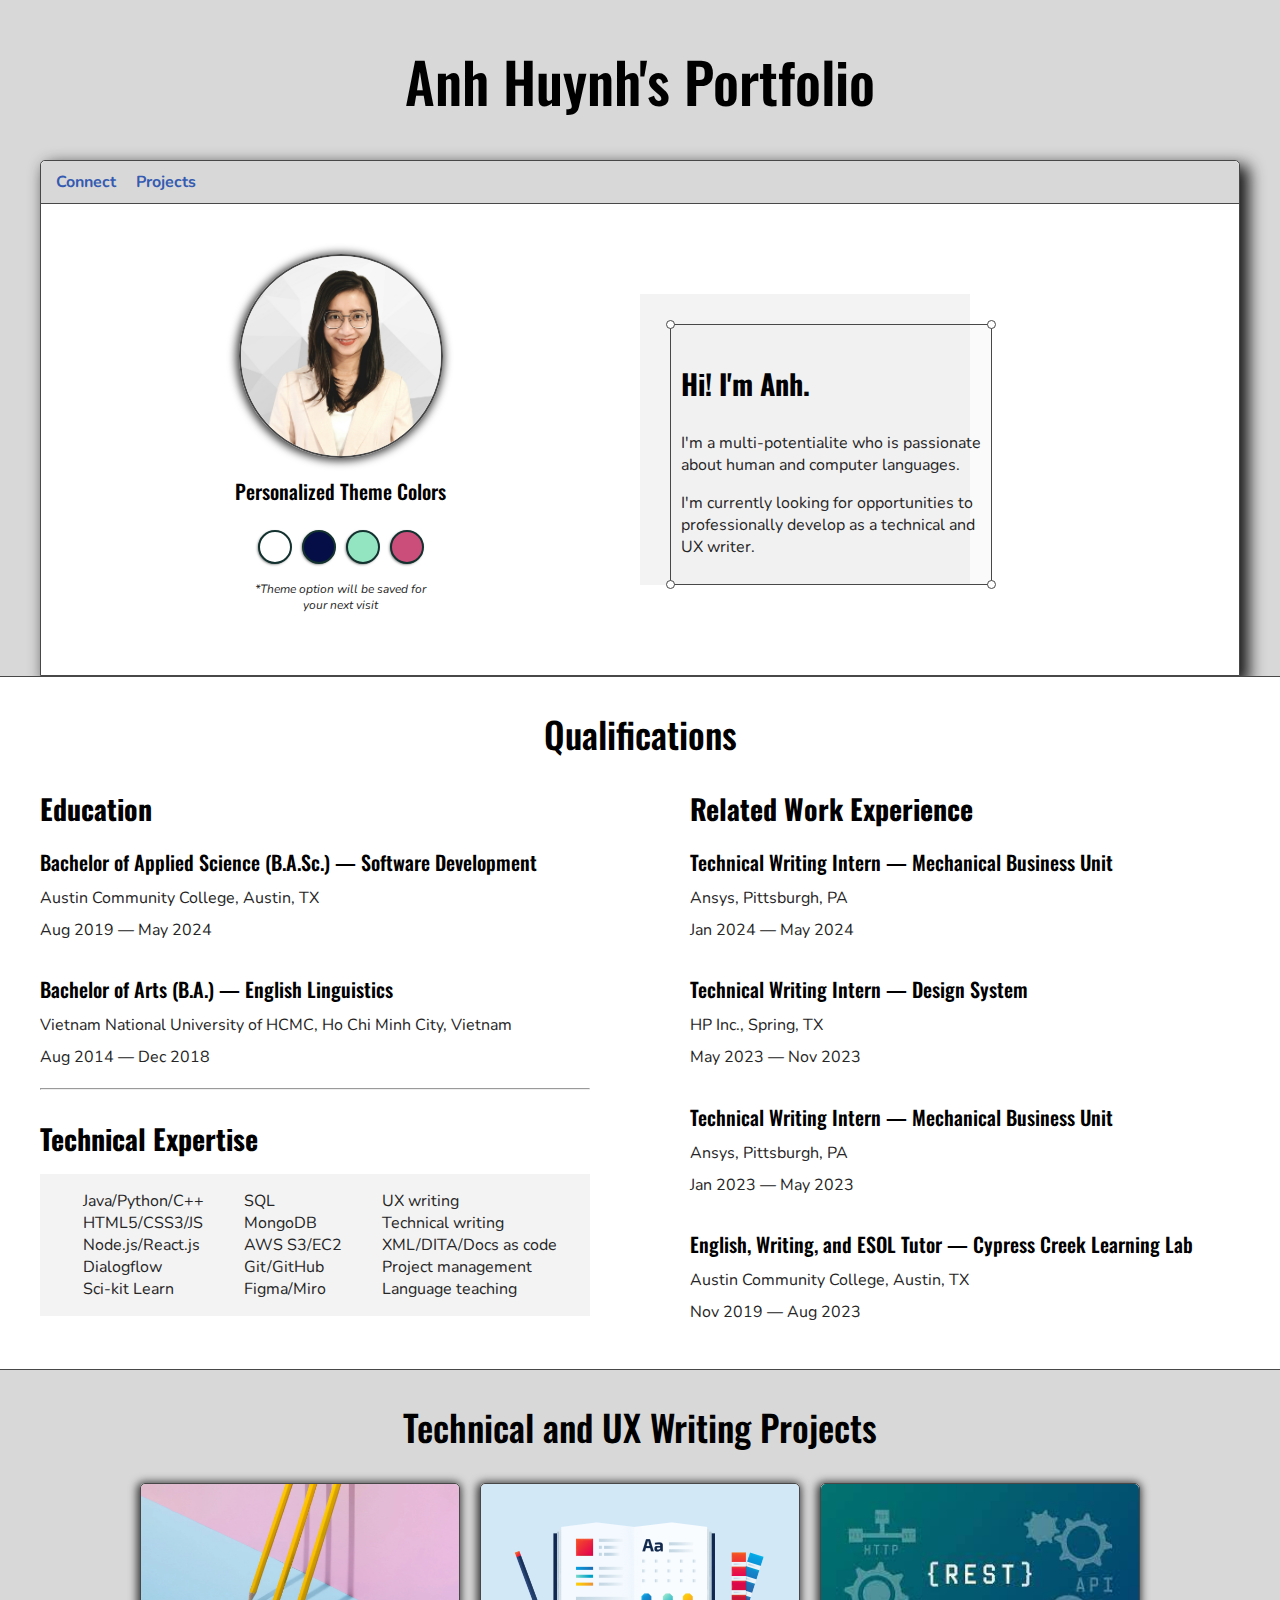
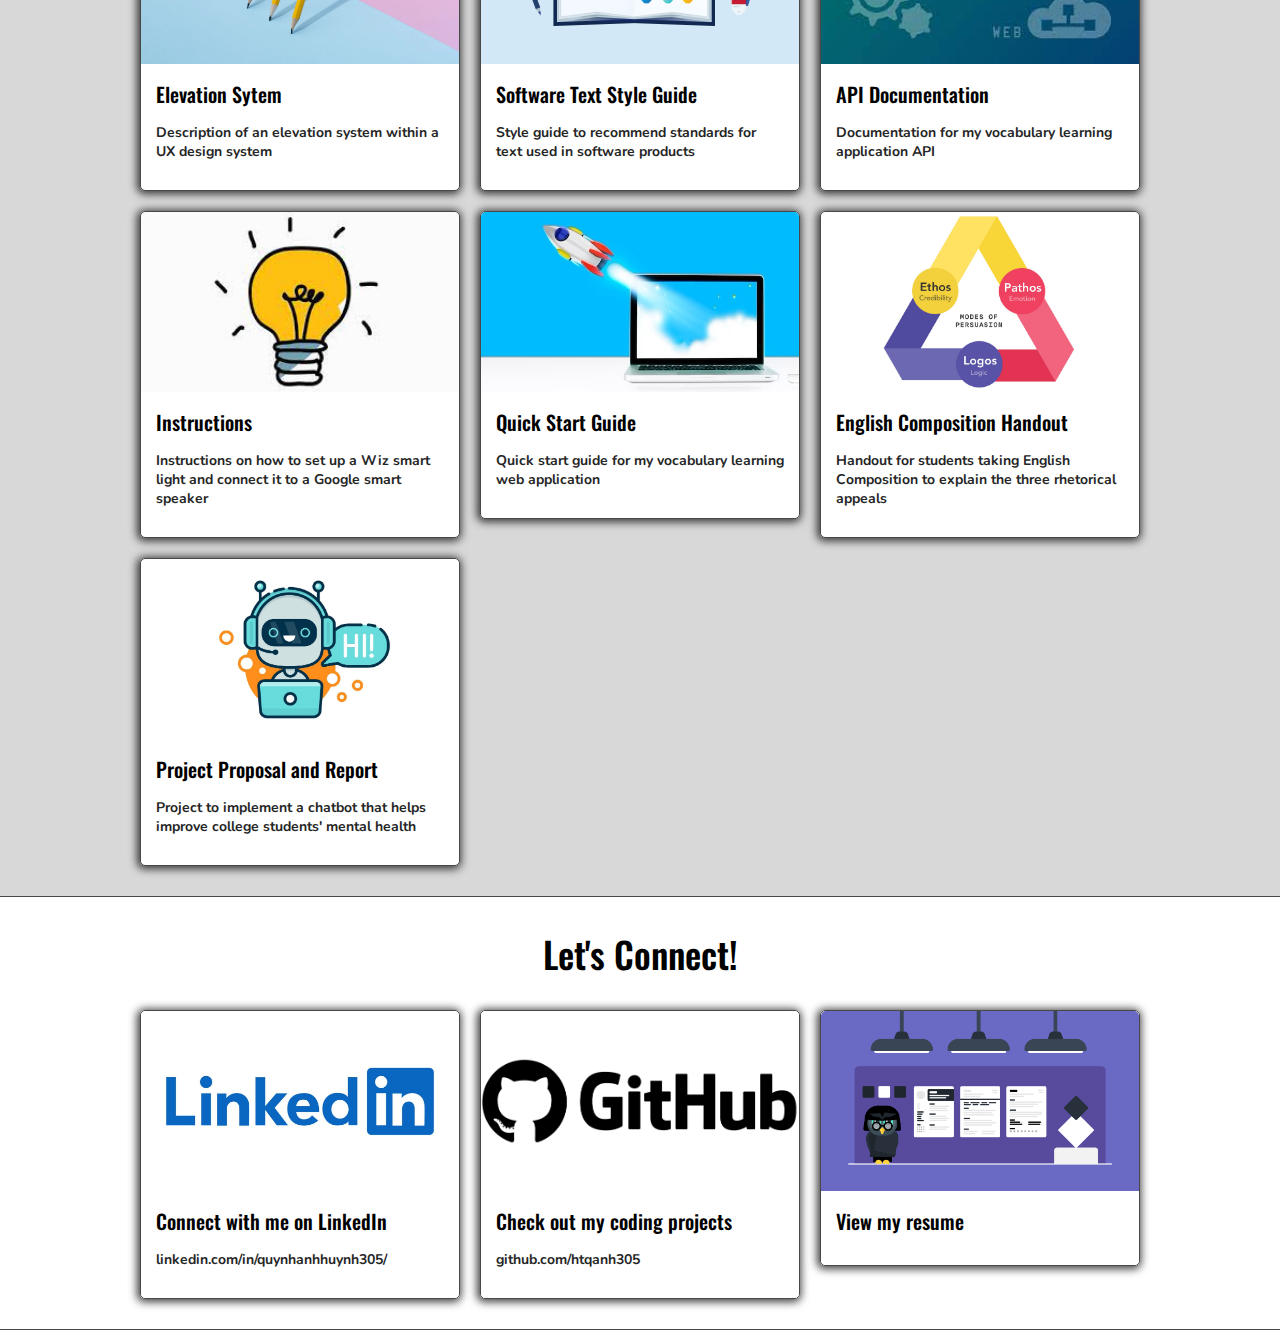
<file: index.html>
<!DOCTYPE html>
<html>
    <head>
        <title>Anh Huynh</title>

        <meta name="viewport" content="width=device-width,
        initial-scale=1, maximum-scale=1, minimum-scale=1" />

        <link href="https://fonts.googleapis.com/css2?family=Oswald&display=swap" 
        rel="stylesheet">

        <link href="https://fonts.googleapis.com/css2?family=Nunito:wght@300&display=swap" 
        rel="stylesheet">

        <link rel="stylesheet" type="text/css" href="default.css">

        <link id="theme-style" rel="stylesheet" type="text/css" href="">


    </head>
    <body>

        <section class="s1">
            <div class="main-container">
                <div class="greeting-wrapper">
                    <h1>Anh Huynh's Portfolio</h1>
                </div>
                

                <div class="intro-wrapper">
                    <div class="nav-wrapper">
                        <!--  
                        <div class="dots-wrapper">
                            <div id="dot1" class="browser-dot"></div>
                            <div id="dot2" class="browser-dot"></div>
                            <div id="dot3" class="browser-dot"></div>
                        </div>         -->
                        
                        <ul id="navigation">
                            <li><a href="#contact-form">Connect</a><li>
                            <li><a href="#projects">Projects</a></li>
                        </ul> 
                    </div>

                    <div class="left-column">
                        <img id="profile_pic" src="images/QuynhAnh.jpg" >
                        
                        <h5 style="text-align: center; line-height: 0">Personalized Theme Colors</h5>
                        
                        <div id="theme-options-wrapper">
                            <div data-mode="light" id="light-mode" class="theme-dot"></div>
                            <div data-mode="blue" id="blue-mode" class="theme-dot"></div>
                            <div data-mode="green" id="green-mode" class="theme-dot"></div>
                            <div data-mode="purple" id="purple-mode" class="theme-dot"></div>

                        </div>

                        <p  id="setting-note">*Theme option will be saved for<br>your next visit</p>
                    </div>

                    <div class="right-column">

                        <div id="preview-shadow">
                            <div id="preview">
                                <div id="corner-tl" class="corner"></div>
                                <div id="corner-tr" class="corner"></div>

                                <h3>Hi! I'm Anh.</h3>
                                <p>I'm a multi-potentialite who is passionate about human and computer languages.</p>
                                <p>I'm currently looking for opportunities to professionally develop as a technical and UX writer. </p>

                                <div id="corner-bl" class="corner"></div>
                                <div id="corner-br" class="corner"></div>
                            </div>
                        </div>
                    </div>
                </div>
            </div>

        </section>

        <section class="s2">
            <div class="main-container">
                <h2 style="margin-bottom: -30px; text-align: center;">Qualifications</h2>
                <div class="about-wrapper">
                    <div class="about-me">
                        <div class = "edu-exp">
                            <h3 style="margin-bottom: -15px;">Education</h3>
                            <h5 style="margin-bottom: -6px;">Bachelor of Applied Science (B.A.Sc.) &mdash; Software Development</h5>
                            <p style="margin-bottom: -6px;"> Austin Community College, Austin, TX</p>
                            <p> Aug 2019 &mdash; May 2024</p>
                            <h5 style="margin-bottom: -6px;">Bachelor of Arts (B.A.) &mdash; English Linguistics</h5>
                            <p style="margin-bottom: -6px;"> Vietnam National University of HCMC, Ho Chi Minh City, Vietnam</p>
                            <p style="margin-bottom: 20px;"> Aug 2014 &mdash; Dec 2018</p>
                        </div>
                                            
                        <hr>

                        
                        <h3 style="margin-bottom: 15px;">Technical Expertise</h3>
                            
                        <div id="skills" style="margin-bottom: -80px;">
                            <ul style="margin-left: -30px;">
                                <li>Java/Python/C++</li>
                                <li>HTML5/CSS3/JS</li>
                                <li>Node.js/React.js</li>
                                <li>Dialogflow</li>
                                <li>Sci-kit Learn</li>
                            </ul>    
                            <ul>
                                <li>SQL</li>
                                <li>MongoDB</li>
                                <li>AWS S3/EC2</li>                                
                                <li>Git/GitHub</li>
                                <li>Figma/Miro</li>
                                
                            </ul>    
                            <ul>
                                <li>UX writing</li>
                                <li>Technical writing</li>
                                <li>XML/DITA/Docs as code</li>  
                                <li>Project management</li>                                
                                <li>Language teaching</li>                                                                                        
                            </ul>        
                        </div>       
                             

                   </div>

                    <div class="social-links">     
                        <div class = "edu-exp">
                            <h3 style="margin-bottom: -15px;">Related Work Experience</h3>

                            <h5 style="margin-bottom: -6px;">Technical Writing Intern &mdash; Mechanical Business Unit</h5>
                            <p style="margin-bottom: -6px;">Ansys, Pittsburgh, PA</p>
                            <p>Jan 2024 &mdash; May 2024</p>                            

                            <h5 style="margin-bottom: -6px;">Technical Writing Intern &mdash; Design System</h5>
                            <p style="margin-bottom: -6px;">HP Inc., Spring, TX</p>
                            <p>May 2023 &mdash; Nov 2023</p>      
                            
                            <h5 style="margin-bottom: -6px;">Technical Writing Intern &mdash; Mechanical Business Unit</h5>
                            <p style="margin-bottom: -6px;">Ansys, Pittsburgh, PA</p>
                            <p>Jan 2023 &mdash; May 2023</p>
                            
                            <h5 style="margin-bottom: -6px;">English, Writing, and ESOL Tutor &mdash; Cypress Creek Learning Lab</h5>
                            <p style="margin-bottom: -6px;">Austin Community College, Austin, TX</p>
                            <p>Nov 2019 &mdash; Aug 2023</p>
                           
                        </div>         
                             
                    </div>
               </div>
            </div>
        </section>

        <section class="s1" id="projects">
            <div class="main-container">
                <h2 style="text-align: center;">Technical and UX Writing Projects</h2>
                <div class="post-wrapper">
                    <div>
                        <a href="post4.html">
                            <div class="post" >
                                <img class="thumbnail" src="images/shadow.jpg">
                                <div class="post-preview">
                                    <h6 class="post-title">Elevation Sytem</h6>
                                    <p class="post-intro">Description of an elevation system within a UX design system</p>                                    
                                </div>
                            </div>
                        </a>                        
                    </div>

                    <div>
                        <a href="post7.html">
                            <div class="post">
                                <img class="thumbnail" src="images/style-guide.png">
                                <div class="post-preview">
                                    <h6 class="post-title">Software Text Style Guide</h6>
                                    <p class="post-intro">Style guide to recommend standards for text used in software products</p>                                
                                </div>
                            </div>
                        </a>                        
                    </div>

                    <div>
                        <a href="post6.html">
                            <div class="post">
                                <img class="thumbnail" src="images/api.jpg">
                                <div class="post-preview">
                                    <h6 class="post-title">API Documentation</h6>
                                    <p class="post-intro">Documentation for my vocabulary learning application API</p>
                                </div>
                            </div>
                        </a>                        
                    </div>
                                
                    <div>
                        <a href="post1.html">
                            <div class="post">
                                <img class="thumbnail" src="images/smartlight.jpg">
                                <div class="post-preview">
                                    <h6 class="post-title">Instructions</h6>
                                    <p class="post-intro">Instructions on how to set up a Wiz smart light and connect it to a Google smart speaker</p>                                    
                                </div>
                            </div>
                        </a>                        
                    </div>
                
                    <div>
                        <a href="post5.html">
                            <div class="post">
                                <img class="thumbnail" src="images/quick-start-02.jpg">
                                <div class="post-preview">
                                    <h6 class="post-title">Quick Start Guide</h6>
                                    <p class="post-intro">Quick start guide for my vocabulary learning web application</p>
                                </div>
                            </div>
                        </a>                        
                    </div>
                    
                    <div>
                        <a href="post3.html">
                            <div class="post">
                                <img class="thumbnail" src="images/rhetorical.jpg">
                                <div class="post-preview">
                                    <h6 class="post-title">English Composition Handout</h6>
                                    <p class="post-intro">Handout for students taking English Composition to explain the three rhetorical appeals</p>
                                </div>
                            </div>
                        </a>                        
                    </div>

                    <div>
                        <a href="post2.html">
                            <div class="post">
                                <img class="thumbnail" src="images/chatbot.jpg">
                                <div class="post-preview">
                                    <h6 class="post-title">Project Proposal and Report</h6>
                                    <p class="post-intro">Project to implement a chatbot that helps improve college students' mental health</p>
                                </div>
                            </div>
                        </a>                        
                    </div>
                                        
                </div>
            </div>
        </section>

        <section class="s2">
            <div class="main-container">
                <h2 style="text-align: center;">Let's Connect!</h2>

                <div class="post-wrapper">
                    <div>
                        <a href="https://www.linkedin.com/in/quynhanhhuynh305/">
                            <div class="post" >
                                <img class="thumbnail" src="images/linkedin.jpg">
                                <div class="post-preview">
                                    <h6 class="post-title">Connect with me on LinkedIn</h6>
                                    <p class="post-intro">linkedin.com/in/quynhanhhuynh305/</p>                                    
                                </div>
                            </div>
                        </a>                        
                    </div>

                    <div>
                        <a href="https://github.com/htqanh305">
                            <div class="post">
                                <img class="thumbnail" src="images/github.png">
                                <div class="post-preview">
                                    <h6 class="post-title">Check out my coding projects</h6>
                                    <p class="post-intro">github.com/htqanh305</p>                                
                                </div>
                            </div>
                        </a>                        
                    </div>

                    <div>
                        <a href="https://drive.google.com/file/d/1yd_TNYg5eNxDdIT-WSdg_DIwQAvk9o0F/view?usp=sharing">
                            <div class="post">
                                <img class="thumbnail" src="images/resume.png">
                                <div class="post-preview">
                                    <h6 class="post-title">View my resume</h6>
                                    <p class="post-intro"></p>
                                </div>
                            </div>
                        </a>                        
                    </div>                
                </div>
            </div>
        </section>
 
        <script type="text/javascript" src="script.js"></script>
        <script  src="https://smtpjs.com/v3/smtp.js">  </script>
        <script type="text/javascript" src="mail.js"></script>

       
    </body>
</html>
</file>
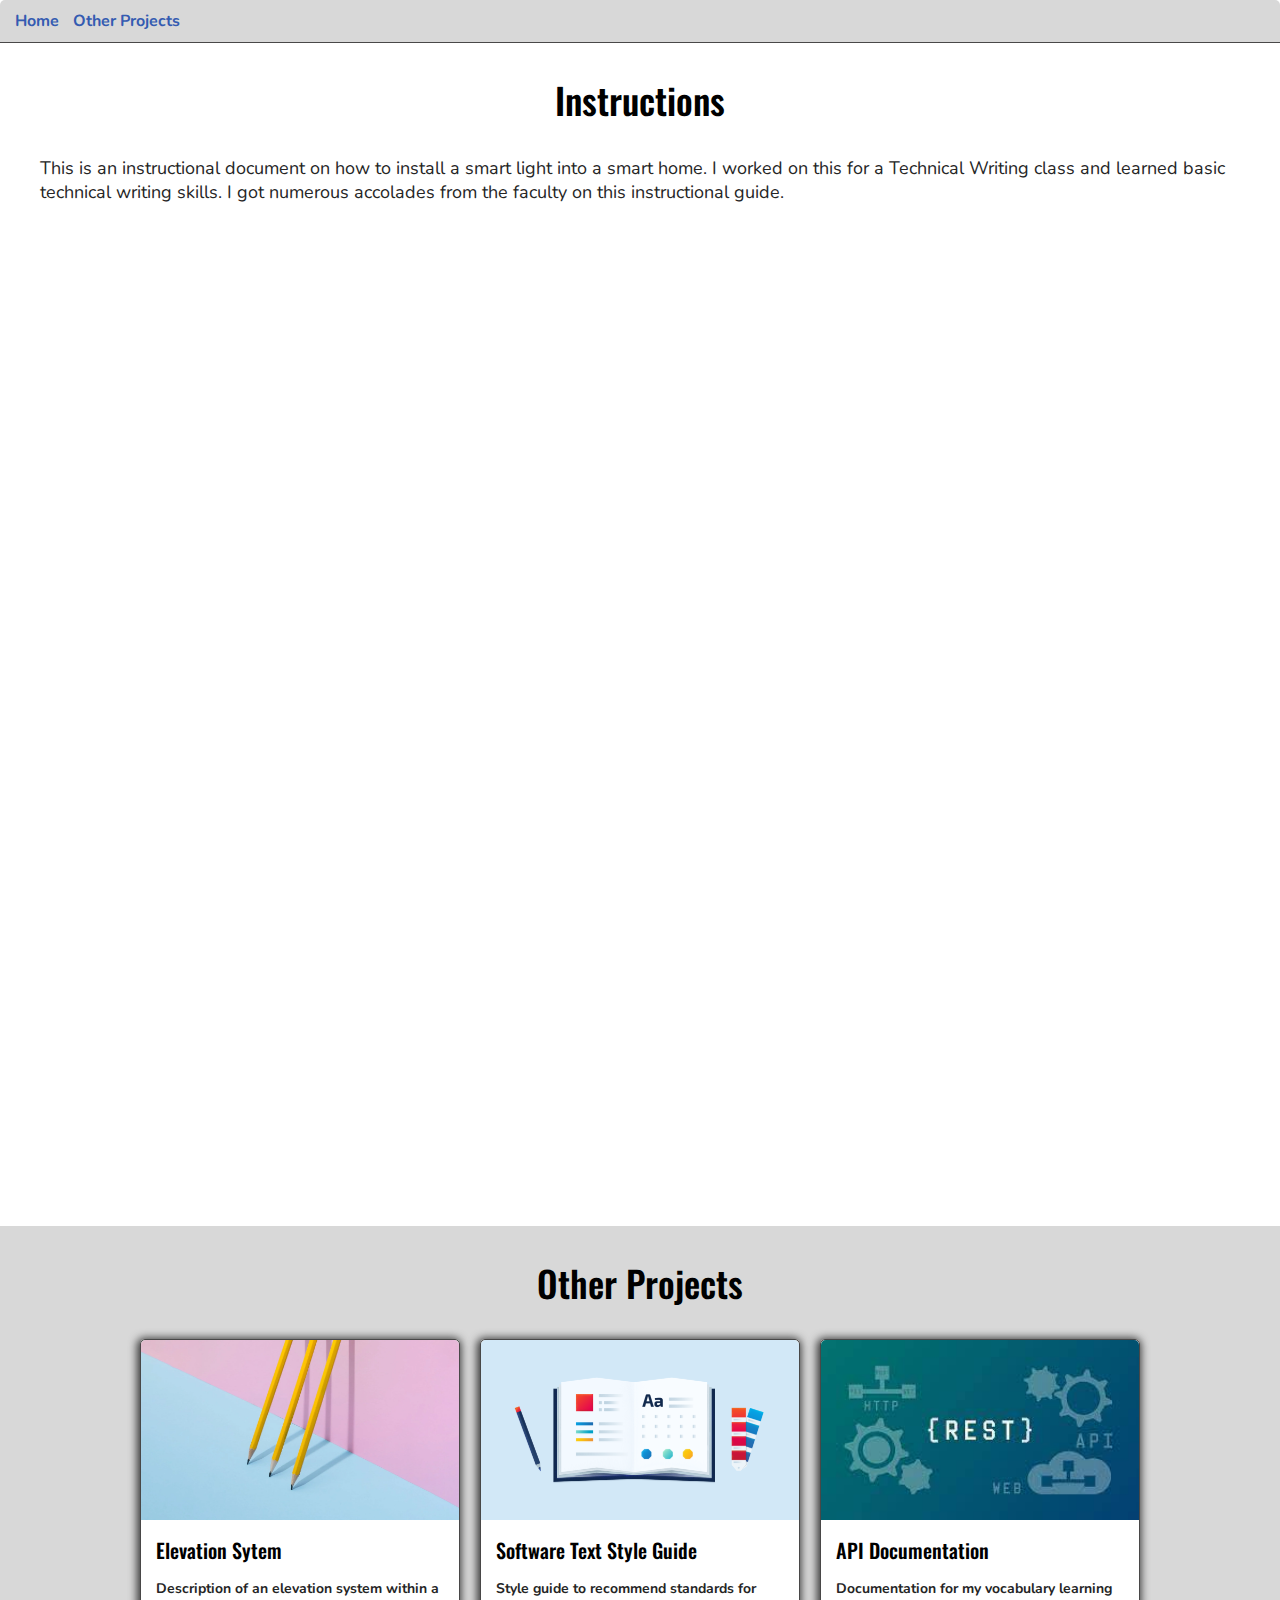
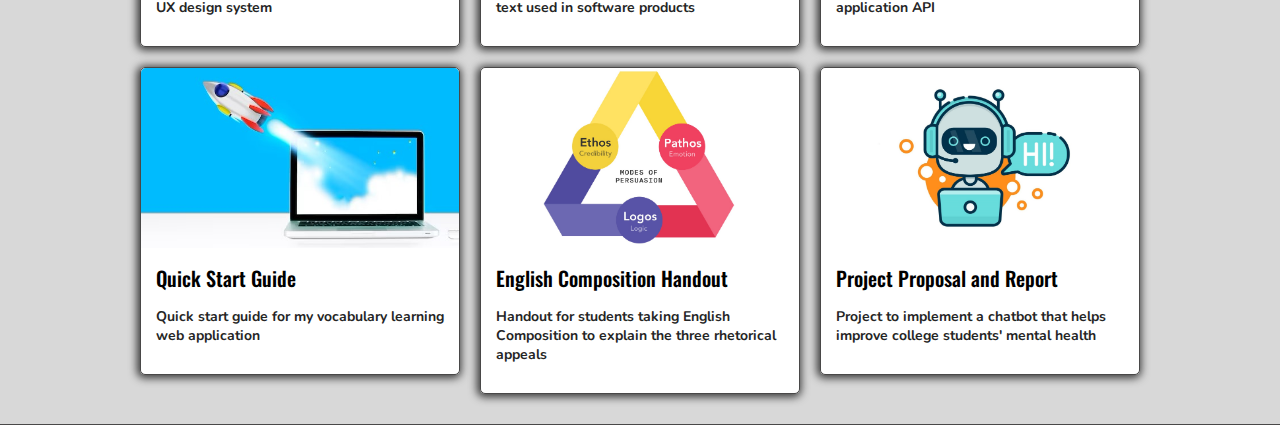
<file: post1.html>
<!DOCTYPE html>
<html>
    <head>
        <title>Instructions</title>

        <meta name="viewport" content="width=device-width,
        initial-scale=1, maximum-scale=1, minimum-scale=1" />

        <link href="https://fonts.googleapis.com/css2?family=Oswald&display=swap" 
        rel="stylesheet">

        <link href="https://fonts.googleapis.com/css2?family=Nunito:wght@300&display=swap" 
        rel="stylesheet">

        <link rel="stylesheet" type="text/css" href="default.css">

        <link id="theme-style" rel="stylesheet" type="text/css" href="">


    </head>
    <body>
        <div class="nav-wrapper">
            <!--  
                        <div class="dots-wrapper">
                            <div id="dot1" class="browser-dot"></div>
                            <div id="dot2" class="browser-dot"></div>
                            <div id="dot3" class="browser-dot"></div>
                        </div>         -->

            <ul id="navigation">
                <li><a href="index.html">Home</a></li>
                <li><a href="#others">Other Projects</a></li>
            </ul>
        </div>

        

        <div class="main-container">
            <div style="text-align: center">
                <h2>Instructions</h2>
            </div>
            
            <p class="post-describe">This is an instructional document on how to install a smart light into a smart home. I worked on this for a Technical Writing class and learned basic technical writing skills. I got numerous accolades from the faculty on this instructional guide.</p>
            <iframe
                src="https://drive.google.com/file/d/1VpX8F4xNUqcyYw-iFtfiKbj-AKmFzv-Z/preview?usp=sharing"
                frameBorder="0"
                scrolling="auto"
                height="1000px"
                width="100%"
            ></iframe>

        </div>


        <section class="s1" id="others">
            <div class="main-container">
                <h2 style="text-align: center;">Other Projects</h2>
                <div class="post-wrapper">
                    <div>
                        <a href="post4.html">
                            <div class="post" >
                                <img class="thumbnail" src="images/shadow.jpg">
                                <div class="post-preview">
                                    <h6 class="post-title">Elevation Sytem</h6>
                                    <p class="post-intro">Description of an elevation system within a UX design system</p>                                    
                                </div>
                            </div>
                        </a>                        
                    </div>

                    <div>
                        <a href="post7.html">
                            <div class="post">
                                <img class="thumbnail" src="images/style-guide.png">
                                <div class="post-preview">
                                    <h6 class="post-title">Software Text Style Guide</h6>
                                    <p class="post-intro">Style guide to recommend standards for text used in software products</p>                                
                                </div>
                            </div>
                        </a>                        
                    </div>

                    <div>
                        <a href="post6.html">
                            <div class="post">
                                <img class="thumbnail" src="images/api.jpg">
                                <div class="post-preview">
                                    <h6 class="post-title">API Documentation</h6>
                                    <p class="post-intro">Documentation for my vocabulary learning application API</p>
                                </div>
                            </div>
                        </a>                        
                    </div>                                
                  
                    <div>
                        <a href="post5.html">
                            <div class="post">
                                <img class="thumbnail" src="images/quick-start-02.jpg">
                                <div class="post-preview">
                                    <h6 class="post-title">Quick Start Guide</h6>
                                    <p class="post-intro">Quick start guide for my vocabulary learning web application</p>
                                </div>
                            </div>
                        </a>                        
                    </div>
                    
                    <div>
                        <a href="post3.html">
                            <div class="post">
                                <img class="thumbnail" src="images/rhetorical.jpg">
                                <div class="post-preview">
                                    <h6 class="post-title">English Composition Handout</h6>
                                    <p class="post-intro">Handout for students taking English Composition to explain the three rhetorical appeals</p>
                                </div>
                            </div>
                        </a>                           
                    </div>

                    <div>
                        <a href="post2.html">
                            <div class="post">
                                <img class="thumbnail" src="images/chatbot.jpg">
                                <div class="post-preview">
                                    <h6 class="post-title">Project Proposal and Report</h6>
                                    <p class="post-intro">Project to implement a chatbot that helps improve college students' mental health</p>
                                </div>
                            </div>
                        </a>                         
                    </div>
                                        
                </div>                
                    
                
            </div>
        </section>

    </body>
</html>
</file>
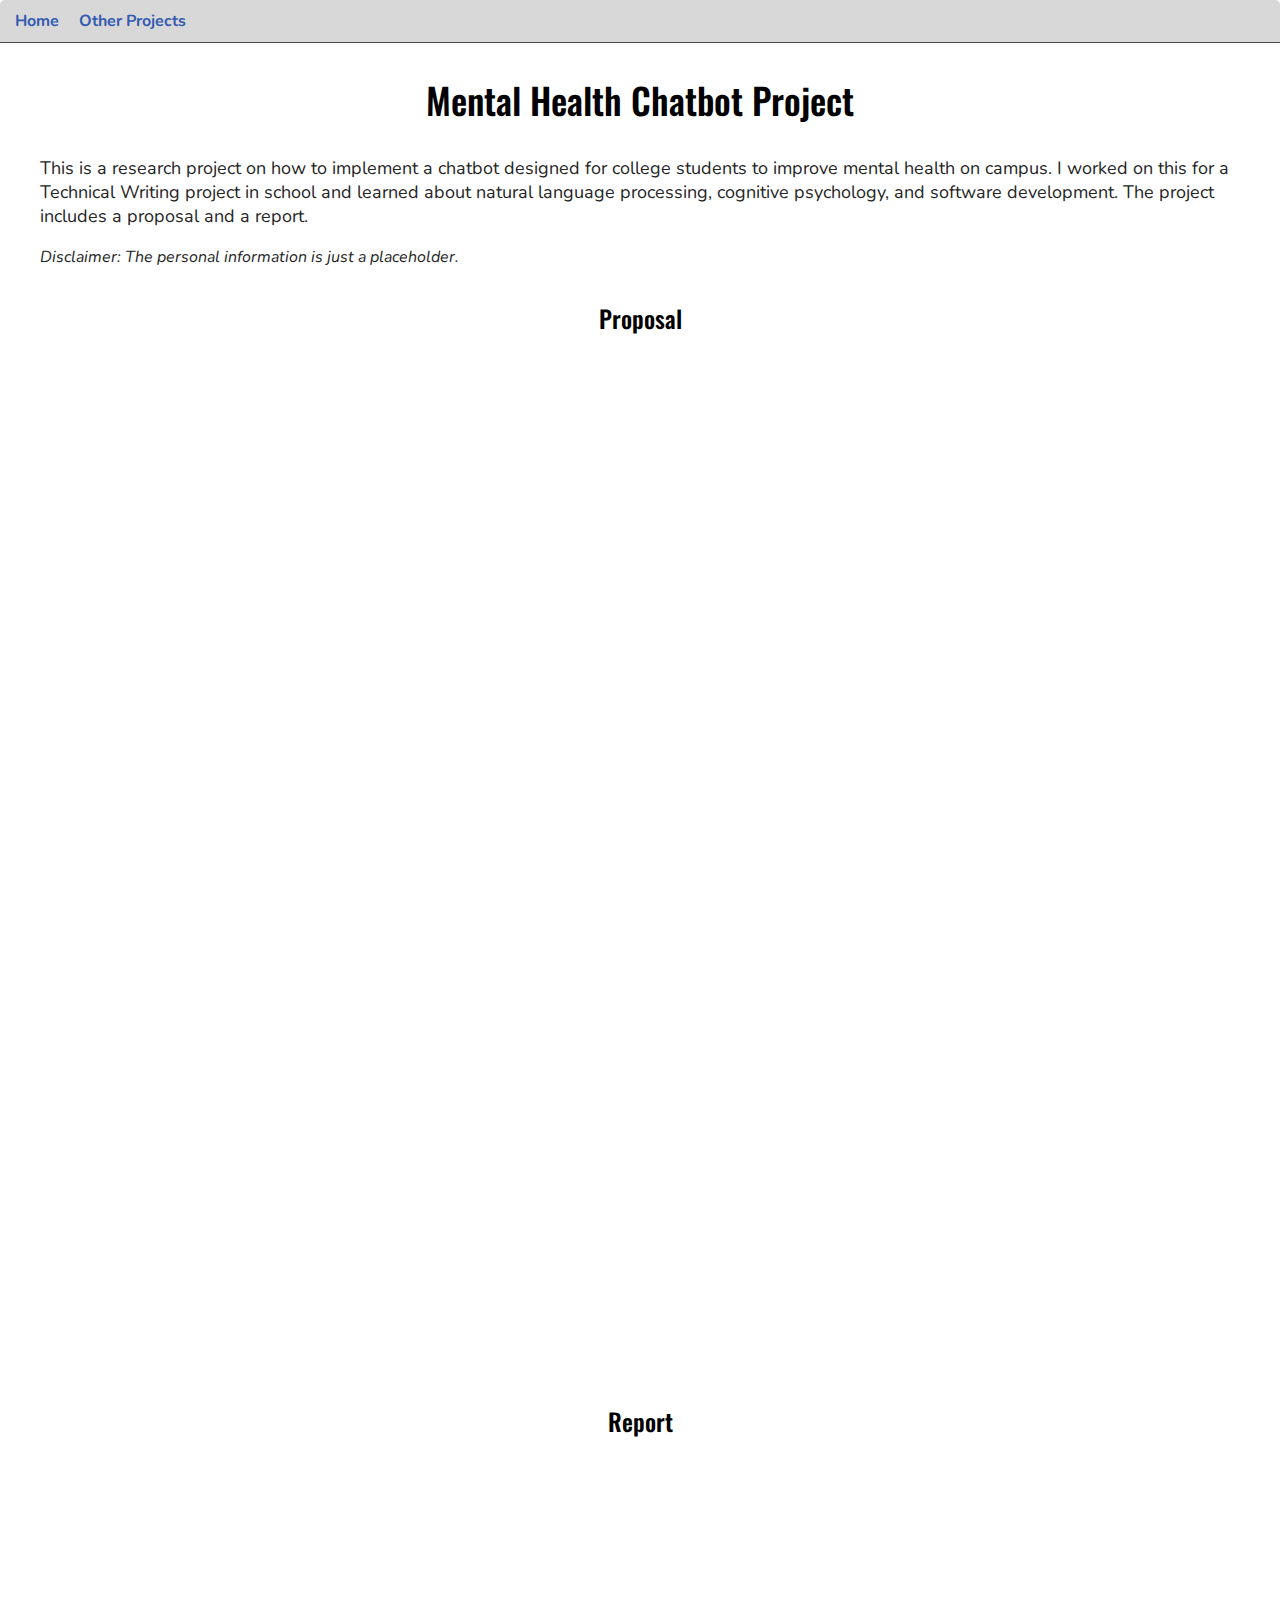
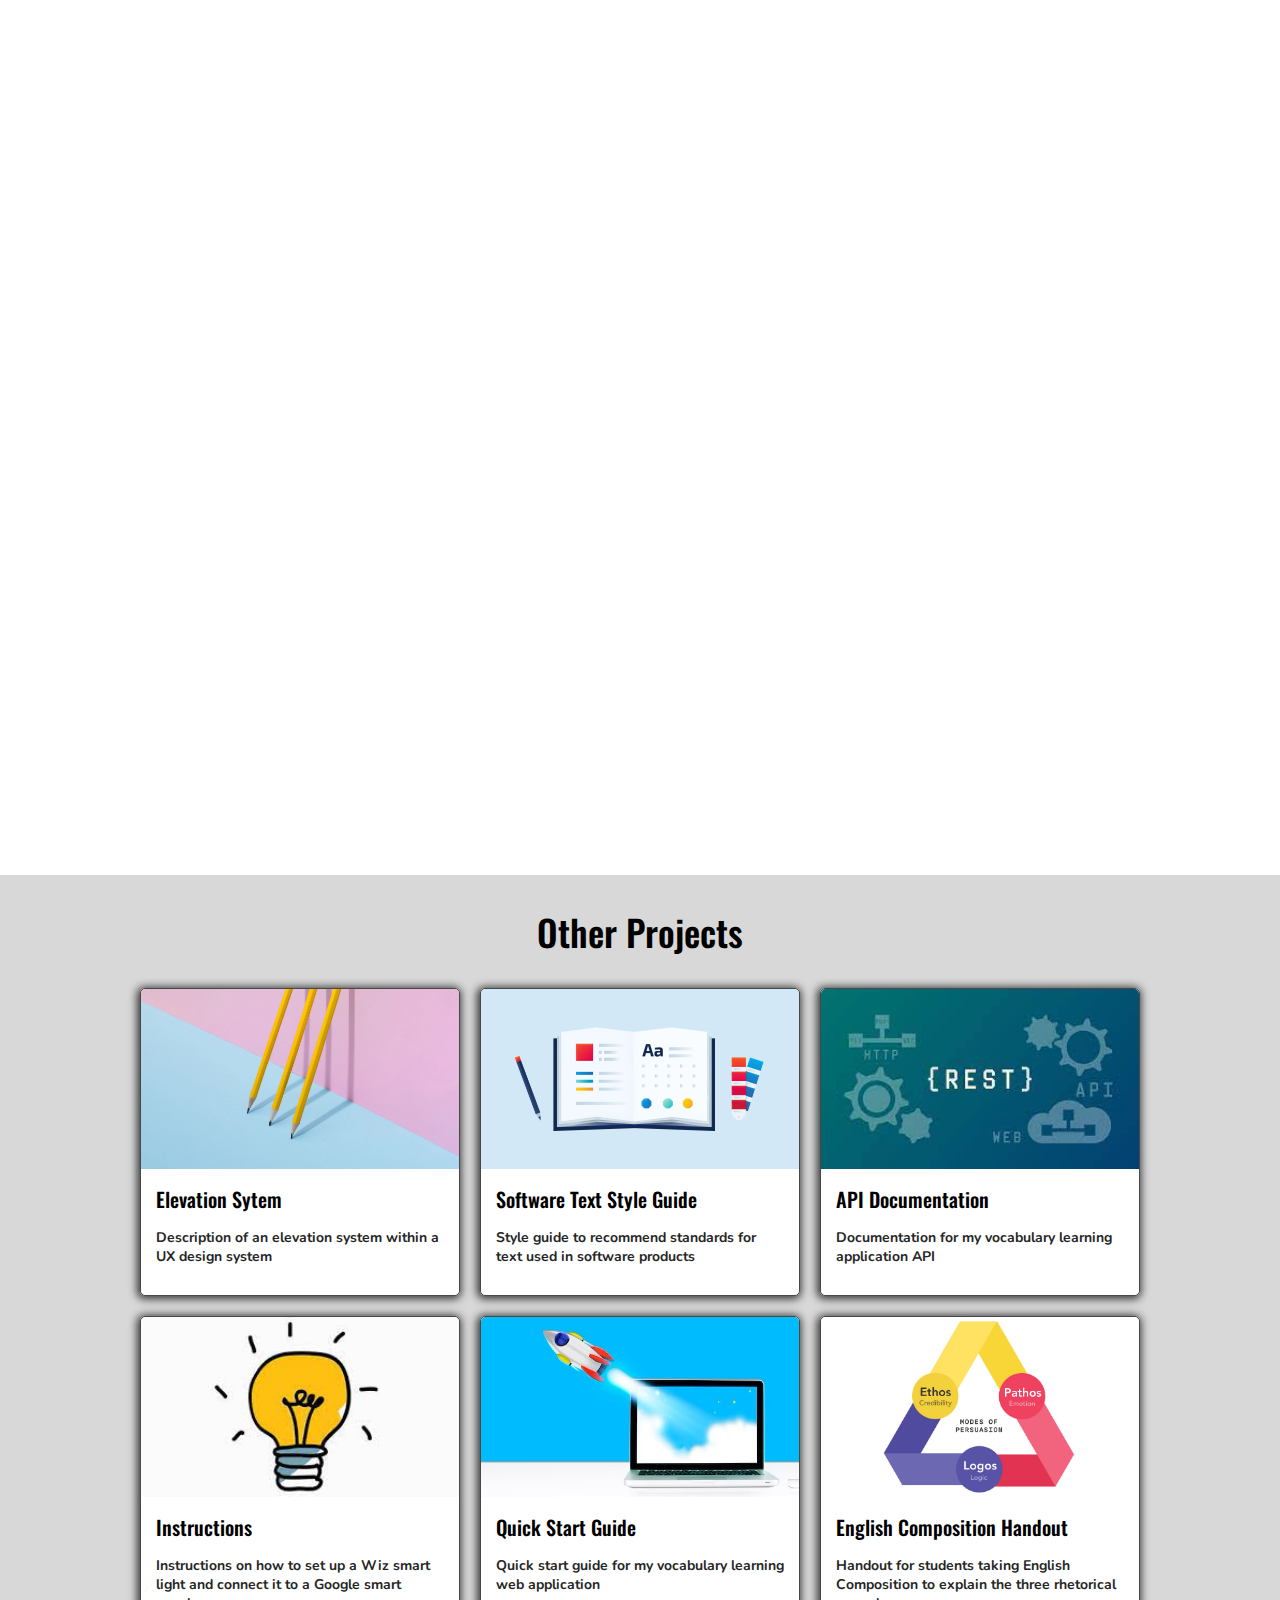
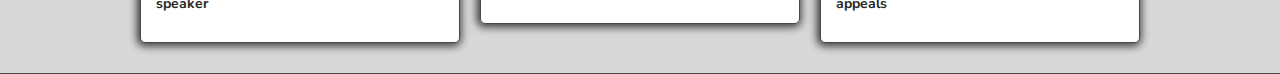
<file: post2.html>
<!DOCTYPE html>
<html>
    <head>
        <title>Chatbot Project</title>

        <meta name="viewport" content="width=device-width,
        initial-scale=1, maximum-scale=1, minimum-scale=1" />

        <link href="https://fonts.googleapis.com/css2?family=Oswald&display=swap" 
        rel="stylesheet">

        <link href="https://fonts.googleapis.com/css2?family=Nunito:wght@300&display=swap" 
        rel="stylesheet">

        <link rel="stylesheet" type="text/css" href="default.css">

        <link id="theme-style" rel="stylesheet" type="text/css" href="">


    </head>
    <body>
        <div class="nav-wrapper">
            <!--  
                        <div class="dots-wrapper">
                            <div id="dot1" class="browser-dot"></div>
                            <div id="dot2" class="browser-dot"></div>
                            <div id="dot3" class="browser-dot"></div>
                        </div>         -->

            <ul id="navigation">
                <li><a href="index.html">Home</a><li>
                <li><a href="#others">Other Projects</a></li>

            </ul>
        </div>

        

        <div class="main-container">
            <div style="text-align: center">
                <h2>Mental Health Chatbot Project</h2>
            </div>
            
            <p class="post-describe">This is a research project on how to implement a chatbot designed for college students to improve mental health on campus. I worked on this for a Technical Writing project in school and learned about natural language processing, cognitive psychology, and software development. The project includes a proposal and a report.</p>
            <p style="font-style:italic" >Disclaimer: The personal information is just a placeholder.</p>
            <h4 style="text-align: center">Proposal</h4>
            <iframe
                src="https://drive.google.com/file/d/11w6PoV0VmvBgC_7vCGyXq5D0ck5Lhd_K/preview?usp=sharing"
                frameBorder="0"
                scrolling="auto"
                height="1000px"
                width="100%"
            ></iframe>

            <h4 style="text-align: center">Report</h4>
            <iframe
                src="https://drive.google.com/file/d/1wBOK9ofxYsKQ-9n7pF3HsC-lCJ6Erizj/preview?usp=sharing"
                frameBorder="0"
                scrolling="auto"
                height="1000px"
                width="100%"
            ></iframe>

        </div>


        <section class="s1" id="others">
            <div class="main-container">
                <h2 style="text-align: center;">Other Projects</h2>
                <div class="post-wrapper">
                    <div>
                        <a href="post4.html">
                            <div class="post" >
                                <img class="thumbnail" src="images/shadow.jpg">
                                <div class="post-preview">
                                    <h6 class="post-title">Elevation Sytem</h6>
                                    <p class="post-intro">Description of an elevation system within a UX design system</p>                                    
                                </div>
                            </div>
                        </a>                        
                    </div>

                    <div>
                        <a href="post7.html">
                            <div class="post">
                                <img class="thumbnail" src="images/style-guide.png">
                                <div class="post-preview">
                                    <h6 class="post-title">Software Text Style Guide</h6>
                                    <p class="post-intro">Style guide to recommend standards for text used in software products</p>                                
                                </div>
                            </div>
                        </a>                        
                    </div>

                    <div>
                        <a href="post6.html">
                            <div class="post">
                                <img class="thumbnail" src="images/api.jpg">
                                <div class="post-preview">
                                    <h6 class="post-title">API Documentation</h6>
                                    <p class="post-intro">Documentation for my vocabulary learning application API</p>
                                </div>
                            </div>
                        </a>                        
                    </div>
                                
                    <div>
                        <a href="post1.html">
                            <div class="post">
                                <img class="thumbnail" src="images/smartlight.jpg">
                                <div class="post-preview">
                                    <h6 class="post-title">Instructions</h6>
                                    <p class="post-intro">Instructions on how to set up a Wiz smart light and connect it to a Google smart speaker</p>                                    
                                </div>
                            </div>
                        </a>                        
                    </div>
                
                    <div>
                        <a href="post5.html">
                            <div class="post">
                                <img class="thumbnail" src="images/quick-start-02.jpg">
                                <div class="post-preview">
                                    <h6 class="post-title">Quick Start Guide</h6>
                                    <p class="post-intro">Quick start guide for my vocabulary learning web application</p>
                                </div>
                            </div>
                        </a>                        
                    </div>
                    
                    <div>
                        <a href="post3.html">
                            <div class="post">
                                <img class="thumbnail" src="images/rhetorical.jpg">
                                <div class="post-preview">
                                    <h6 class="post-title">English Composition Handout</h6>
                                    <p class="post-intro">Handout for students taking English Composition to explain the three rhetorical appeals</p>
                                </div>
                            </div>
                        </a>                            
                    </div>

                </div>

                    
            </div>
        </section>

    </body>
</html>
</file>
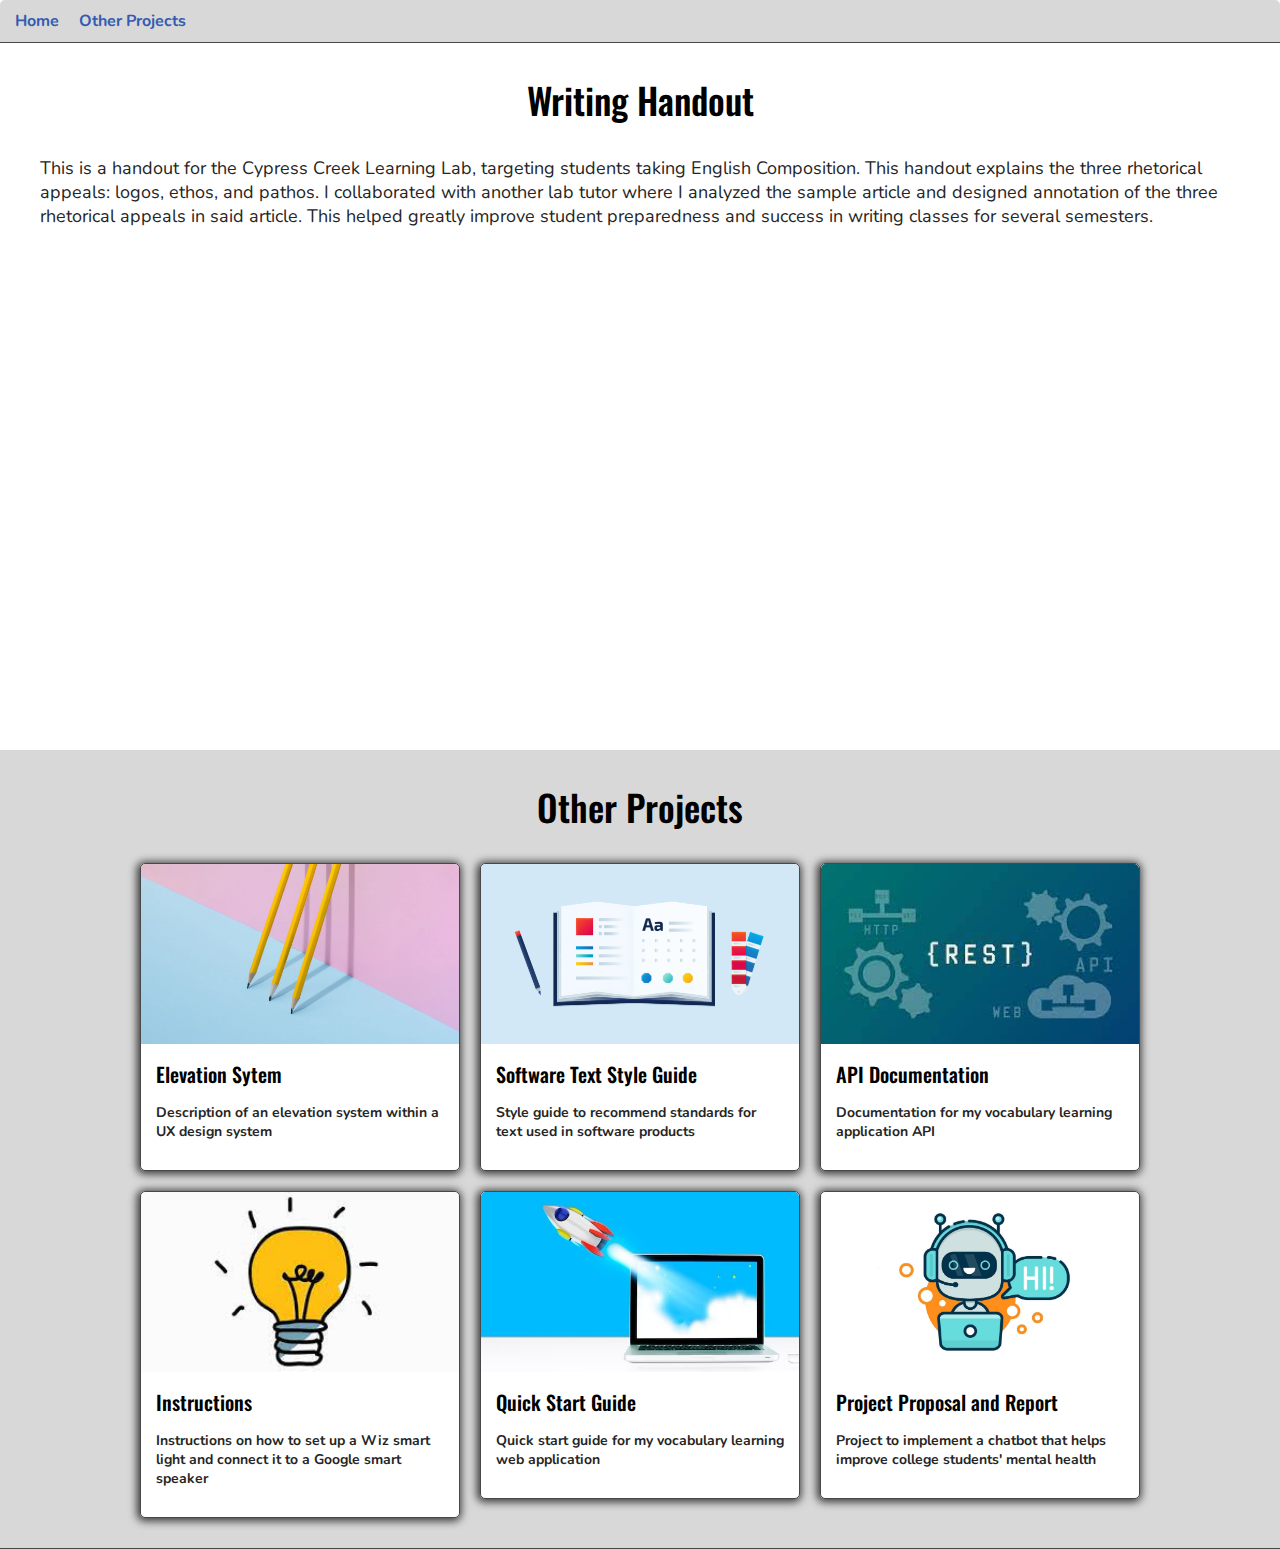
<file: post3.html>
<!DOCTYPE html>
<html>
    <head>
        <title>Writing Handout</title>

        <meta name="viewport" content="width=device-width,
        initial-scale=1, maximum-scale=1, minimum-scale=1" />

        <link href="https://fonts.googleapis.com/css2?family=Oswald&display=swap" 
        rel="stylesheet">

        <link href="https://fonts.googleapis.com/css2?family=Nunito:wght@300&display=swap" 
        rel="stylesheet">

        <link rel="stylesheet" type="text/css" href="default.css">

        <link id="theme-style" rel="stylesheet" type="text/css" href="">


    </head>
    <body>
        <div class="nav-wrapper">
           <!--  
                        <div class="dots-wrapper">
                            <div id="dot1" class="browser-dot"></div>
                            <div id="dot2" class="browser-dot"></div>
                            <div id="dot3" class="browser-dot"></div>
                        </div>         -->

            <ul id="navigation">
                <li><a href="index.html">Home</a><li>
                <li><a href="#others">Other Projects</a></li>
            </ul>
        </div>

        

        <div class="main-container">
            <div style="text-align: center">
                <h2>Writing Handout</h2>
            </div>
            
            <p class="post-describe">This is a handout for the Cypress Creek Learning Lab, targeting students taking English Composition. This handout explains the three rhetorical appeals: logos, ethos, and pathos. I collaborated with another lab tutor where I analyzed the sample article and designed annotation of the three rhetorical appeals in said article. This helped greatly improve student preparedness and success in writing classes for several semesters.</p>
            <iframe
                src="https://drive.google.com/file/d/1jehA6qMaApRa8YRr52XSsrCSckb_xpd2/preview?usp=sharing"
                frameBorder="0"
                scrolling="auto"
                height="500px"
                width="100%"
            ></iframe>

        </div>


        <section class="s1" id="others">
            <div class="main-container">
                <h2 style="text-align: center;">Other Projects</h2>
                <div class="post-wrapper">
                    <div>
                        <a href="post4.html">
                            <div class="post" >
                                <img class="thumbnail" src="images/shadow.jpg">
                                <div class="post-preview">
                                    <h6 class="post-title">Elevation Sytem</h6>
                                    <p class="post-intro">Description of an elevation system within a UX design system</p>                                    
                                </div>
                            </div>
                        </a>                        
                    </div>

                    <div>
                        <a href="post7.html">
                            <div class="post">
                                <img class="thumbnail" src="images/style-guide.png">
                                <div class="post-preview">
                                    <h6 class="post-title">Software Text Style Guide</h6>
                                    <p class="post-intro">Style guide to recommend standards for text used in software products</p>                                
                                </div>
                            </div>
                        </a>                        
                    </div>

                    <div>
                        <a href="post6.html">
                            <div class="post">
                                <img class="thumbnail" src="images/api.jpg">
                                <div class="post-preview">
                                    <h6 class="post-title">API Documentation</h6>
                                    <p class="post-intro">Documentation for my vocabulary learning application API</p>
                                </div>
                            </div>
                        </a>                        
                    </div>
                                
                    <div>
                        <a href="post1.html">
                            <div class="post">
                                <img class="thumbnail" src="images/smartlight.jpg">
                                <div class="post-preview">
                                    <h6 class="post-title">Instructions</h6>
                                    <p class="post-intro">Instructions on how to set up a Wiz smart light and connect it to a Google smart speaker</p>                                    
                                </div>
                            </div>
                        </a>                        
                    </div>
                
                    <div>
                        <a href="post5.html">
                            <div class="post">
                                <img class="thumbnail" src="images/quick-start-02.jpg">
                                <div class="post-preview">
                                    <h6 class="post-title">Quick Start Guide</h6>
                                    <p class="post-intro">Quick start guide for my vocabulary learning web application</p>
                                </div>
                            </div>
                        </a>                        
                    </div>
                    
                    <div>
                        <a href="post2.html">
                            <div class="post">
                                <img class="thumbnail" src="images/chatbot.jpg">
                                <div class="post-preview">
                                    <h6 class="post-title">Project Proposal and Report</h6>
                                    <p class="post-intro">Project to implement a chatbot that helps improve college students' mental health</p>
                                </div>
                            </div>
                        </a>                             
                    </div>
                                        
                </div>
                    

                    
                
            </div>
        </section>

    </body>
</html>
</file>
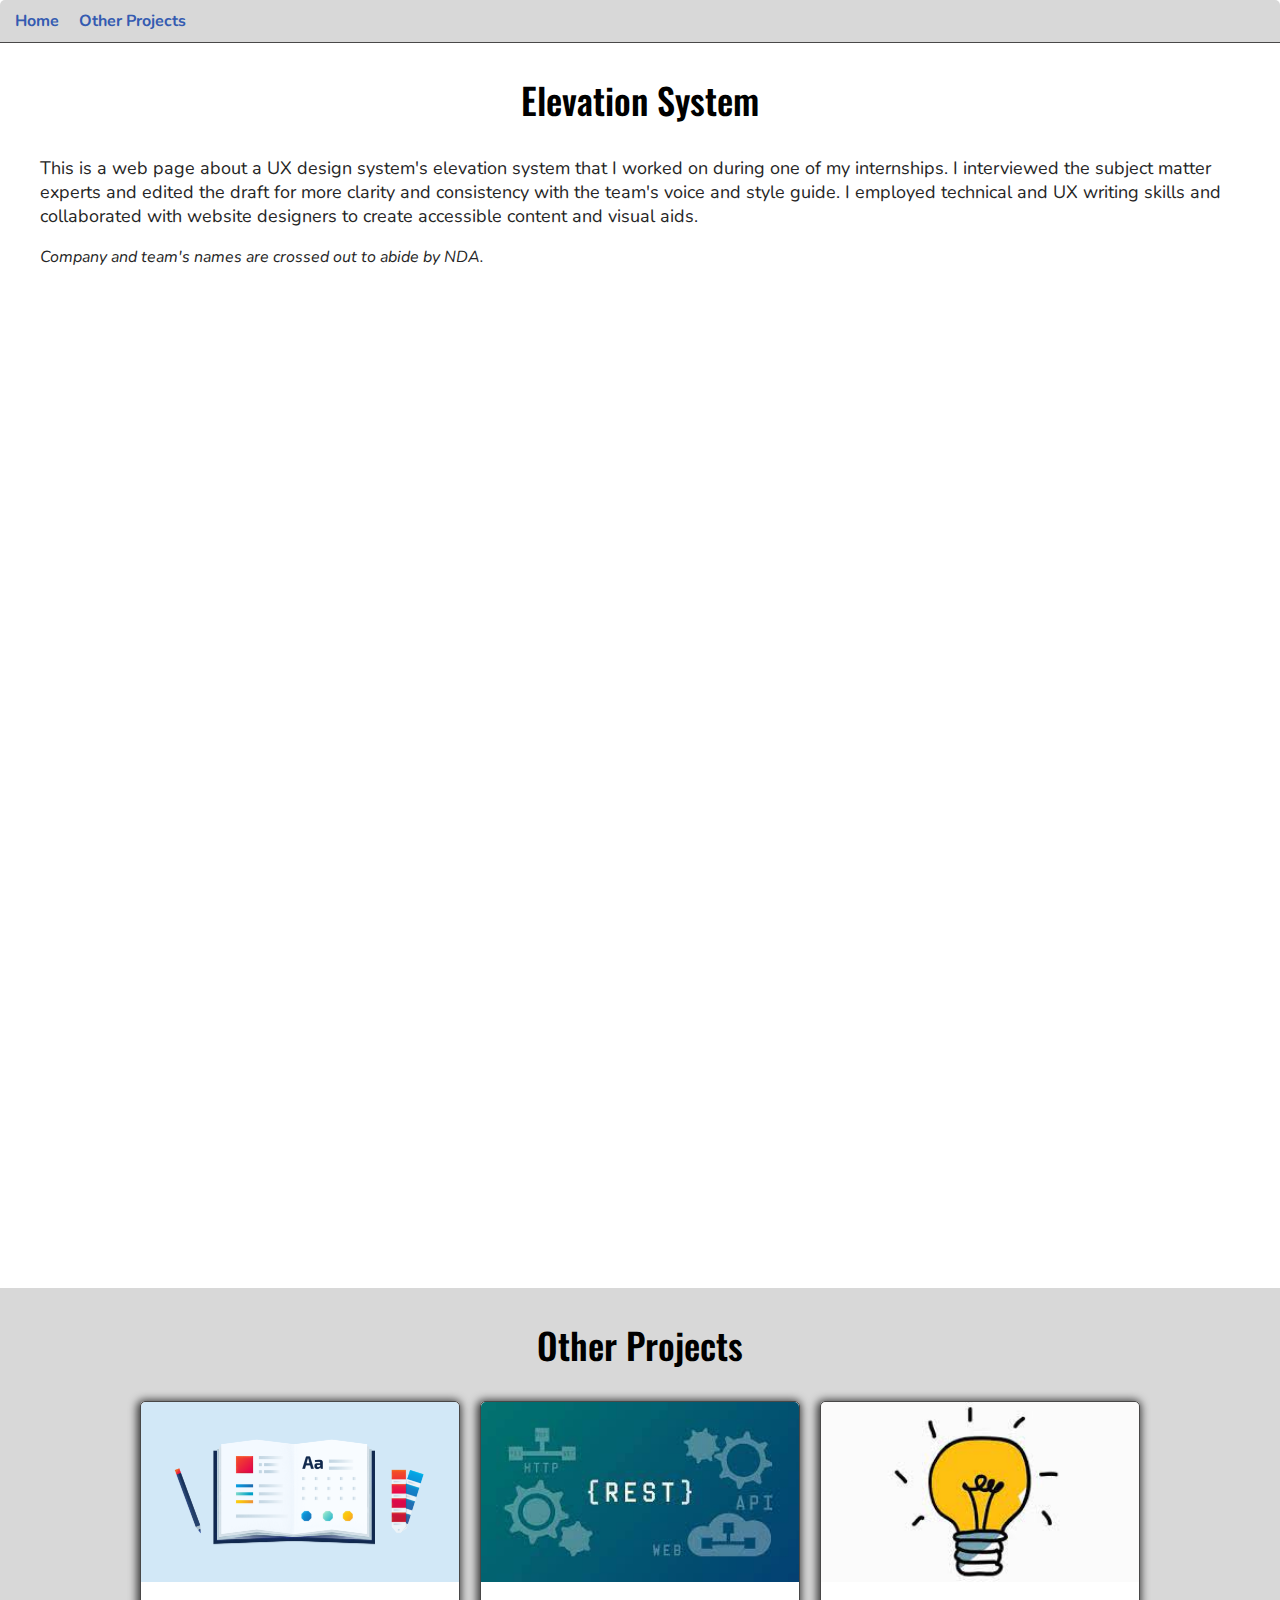
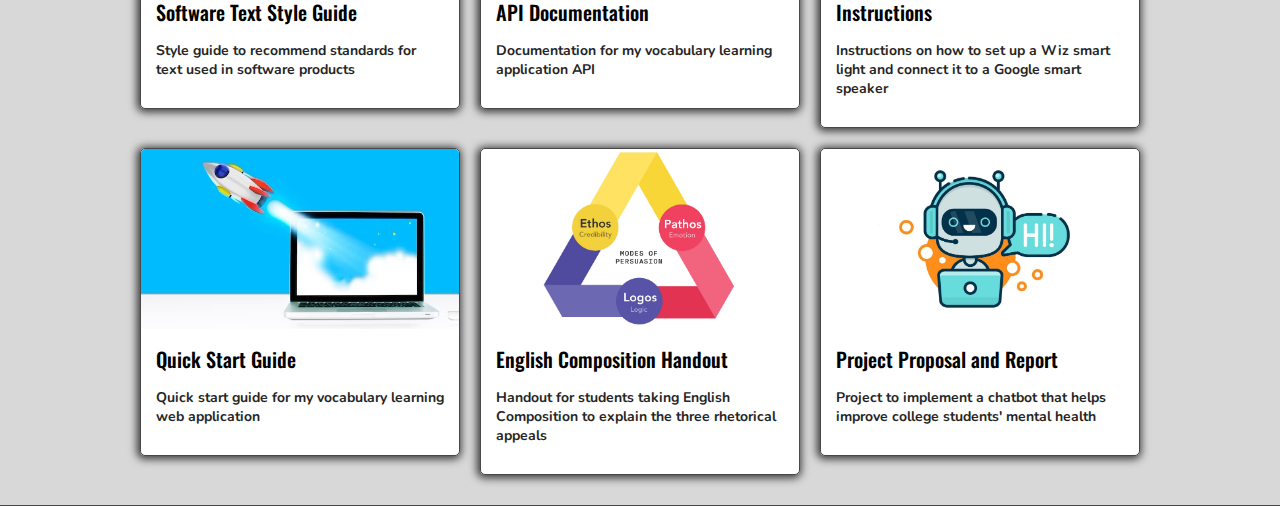
<file: post4.html>
<!DOCTYPE html>
<html>
    <head>
        <title>Elevation System</title>

        <meta name="viewport" content="width=device-width,
        initial-scale=1, maximum-scale=1, minimum-scale=1" />

        <link href="https://fonts.googleapis.com/css2?family=Oswald&display=swap" 
        rel="stylesheet">

        <link href="https://fonts.googleapis.com/css2?family=Nunito:wght@300&display=swap" 
        rel="stylesheet">

        <link rel="stylesheet" type="text/css" href="default.css">

        <link id="theme-style" rel="stylesheet" type="text/css" href="">


    </head>
    <body>
        <div class="nav-wrapper">
            <!--  
                        <div class="dots-wrapper">
                            <div id="dot1" class="browser-dot"></div>
                            <div id="dot2" class="browser-dot"></div>
                            <div id="dot3" class="browser-dot"></div>
                        </div>         -->

            <ul id="navigation">
                <li><a href="index.html">Home</a><li>
                <li><a href="#others">Other Projects</a></li>

            </ul>
        </div>

        

        <div class="main-container">
            <div style="text-align: center">
                <h2>Elevation System</h2>
            </div>
            
            <p class="post-describe">This is a web page about a UX design system's elevation system that I worked on during one of my internships. 
                I interviewed the subject matter experts and edited the draft for more clarity and consistency with the team's voice and style guide. 
                I employed technical and UX writing skills and collaborated with website designers to create accessible content and visual aids. </p>
            <p style="font-style:italic" >Company and team's names are crossed out to abide by NDA.</p>
            <iframe
                src="https://drive.google.com/file/d/1CTQdBO6ImrkPkzXeyiDHrpBOmvQ2uwhS/preview?usp=sharing"
                frameBorder="0"
                scrolling="auto"
                height="1000px"
                width="100%"
            ></iframe>

        </div>


        <section class="s1" id="others">
            <div class="main-container">
                <h2 style="text-align: center;">Other Projects</h2>
                <div class="post-wrapper">
                 
                    <div>
                        <a href="post7.html">
                            <div class="post">
                                <img class="thumbnail" src="images/style-guide.png">
                                <div class="post-preview">
                                    <h6 class="post-title">Software Text Style Guide</h6>
                                    <p class="post-intro">Style guide to recommend standards for text used in software products</p>                                
                                </div>
                            </div>
                        </a>                        
                    </div>

                    <div>
                        <a href="post6.html">
                            <div class="post">
                                <img class="thumbnail" src="images/api.jpg">
                                <div class="post-preview">
                                    <h6 class="post-title">API Documentation</h6>
                                    <p class="post-intro">Documentation for my vocabulary learning application API</p>
                                </div>
                            </div>
                        </a>                        
                    </div>
                                
                    <div>
                        <a href="post1.html">
                            <div class="post">
                                <img class="thumbnail" src="images/smartlight.jpg">
                                <div class="post-preview">
                                    <h6 class="post-title">Instructions</h6>
                                    <p class="post-intro">Instructions on how to set up a Wiz smart light and connect it to a Google smart speaker</p>                                    
                                </div>
                            </div>
                        </a>                        
                    </div>
                
                    <div>
                        <a href="post5.html">
                            <div class="post">
                                <img class="thumbnail" src="images/quick-start-02.jpg">
                                <div class="post-preview">
                                    <h6 class="post-title">Quick Start Guide</h6>
                                    <p class="post-intro">Quick start guide for my vocabulary learning web application</p>
                                </div>
                            </div>
                        </a>                        
                    </div>
                    
                    <div>
                        <a href="post3.html">
                            <div class="post">
                                <img class="thumbnail" src="images/rhetorical.jpg">
                                <div class="post-preview">
                                    <h6 class="post-title">English Composition Handout</h6>
                                    <p class="post-intro">Handout for students taking English Composition to explain the three rhetorical appeals</p>
                                </div>
                            </div>
                        </a>                            
                    </div>

                    <div>
                        <a href="post2.html">
                            <div class="post">
                                <img class="thumbnail" src="images/chatbot.jpg">
                                <div class="post-preview">
                                    <h6 class="post-title">Project Proposal and Report</h6>
                                    <p class="post-intro">Project to implement a chatbot that helps improve college students' mental health</p>
                                </div>
                            </div>
                        </a>                        
                    </div>
                                        
               



                </div>
            </div>
        </section>

    </body>
</html>
</file>
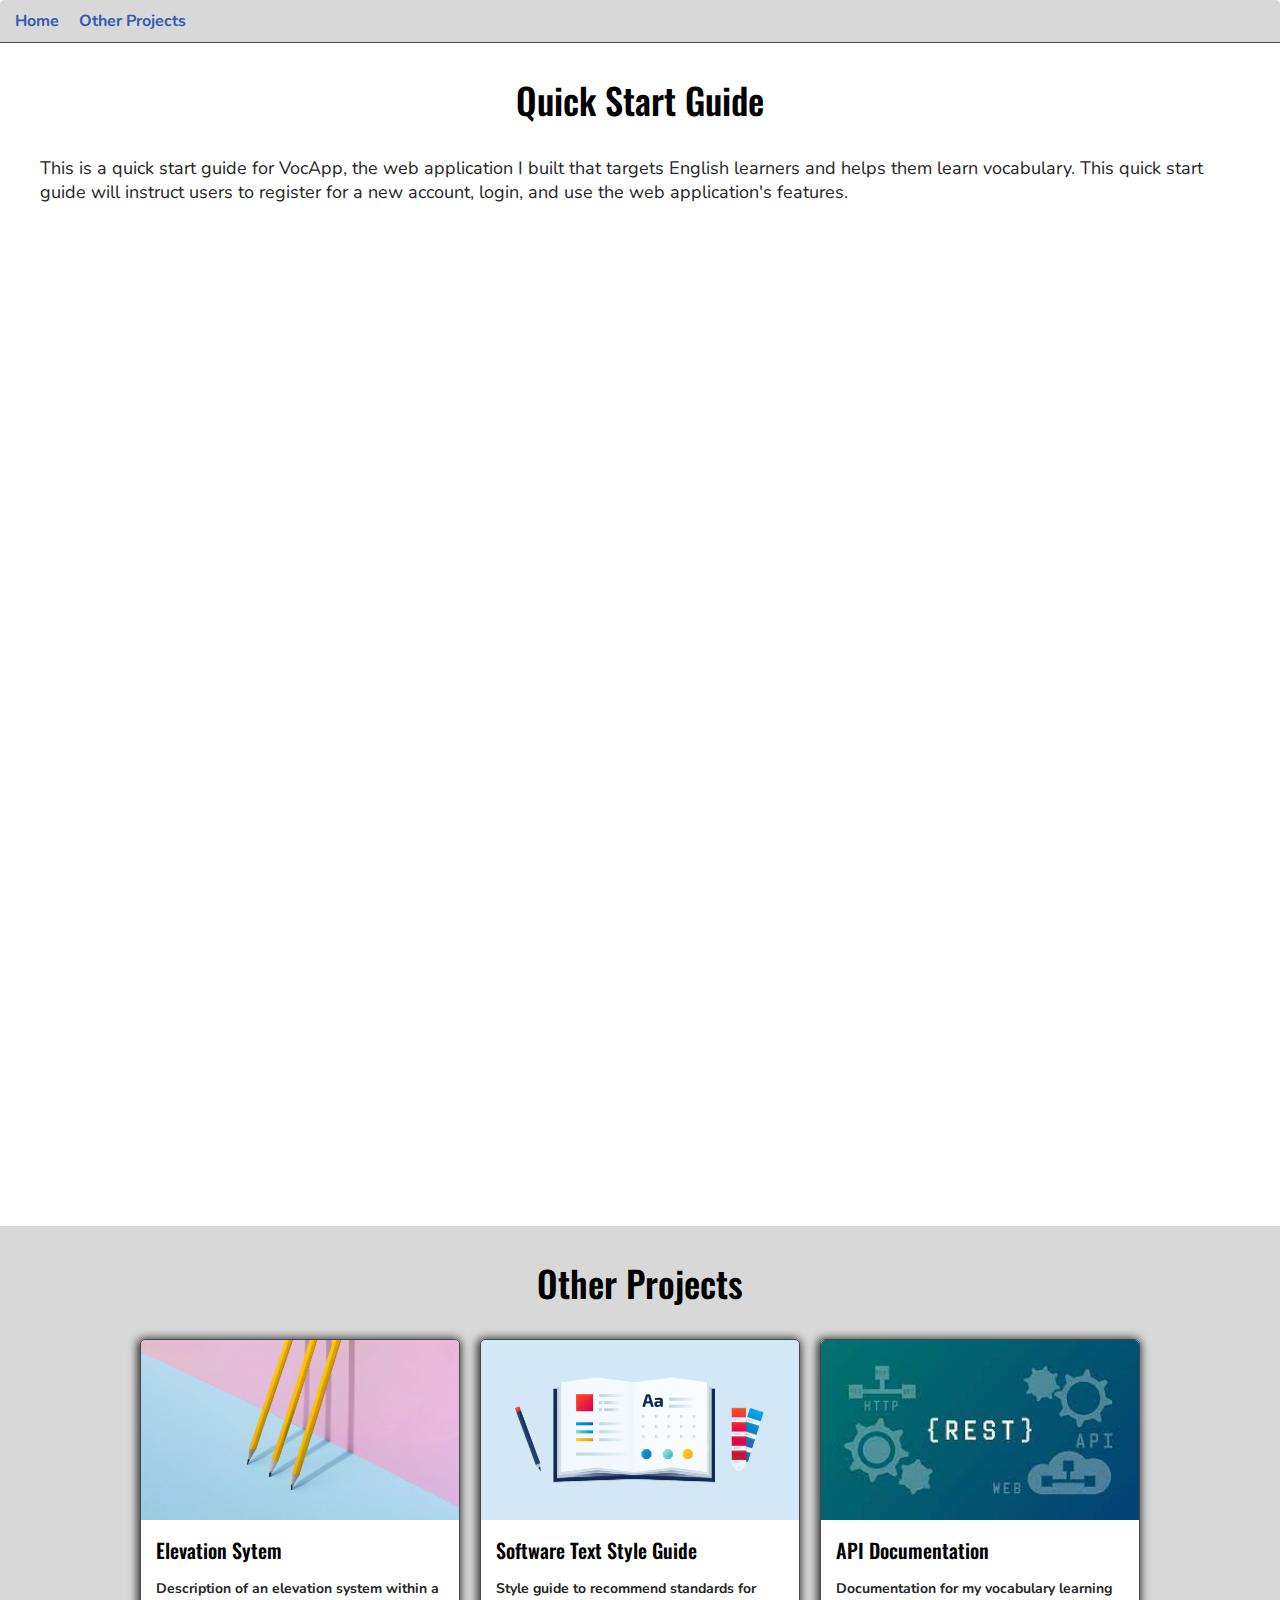
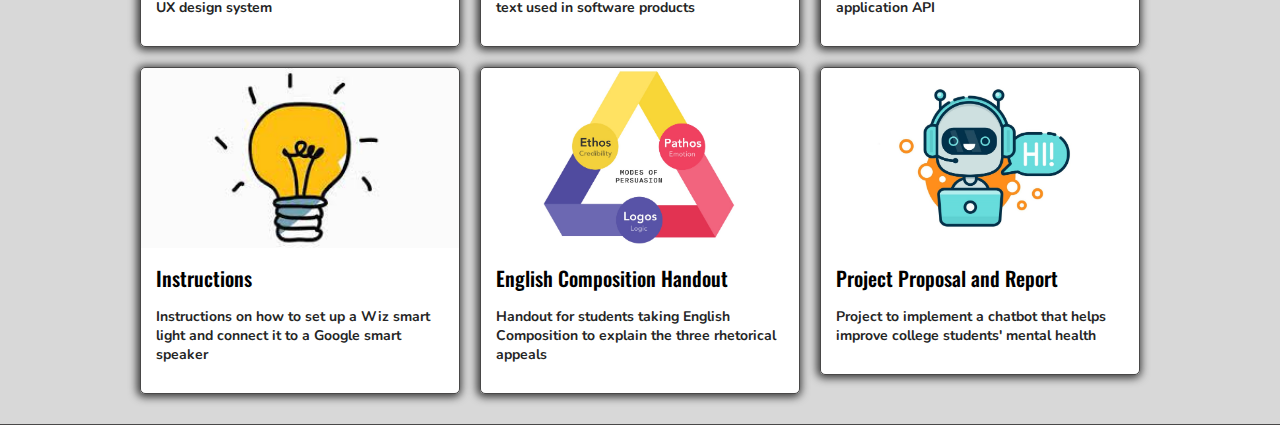
<file: post5.html>
<!DOCTYPE html>
<html>
    <head>
        <title>Quick Start Guide</title>

        <meta name="viewport" content="width=device-width,
        initial-scale=1, maximum-scale=1, minimum-scale=1" />

        <link href="https://fonts.googleapis.com/css2?family=Oswald&display=swap" 
        rel="stylesheet">

        <link href="https://fonts.googleapis.com/css2?family=Nunito:wght@300&display=swap" 
        rel="stylesheet">

        <link rel="stylesheet" type="text/css" href="default.css">

        <link id="theme-style" rel="stylesheet" type="text/css" href="">


    </head>
    <body>
        <div class="nav-wrapper">
            <!--  
                        <div class="dots-wrapper">
                            <div id="dot1" class="browser-dot"></div>
                            <div id="dot2" class="browser-dot"></div>
                            <div id="dot3" class="browser-dot"></div>
                        </div>         -->

            <ul id="navigation">
                <li><a href="index.html">Home</a><li>
                <li><a href="#others">Other Projects</a></li>

            </ul>
        </div>

        

        <div class="main-container">
            <div style="text-align: center">
                <h2>Quick Start Guide</h2>
            </div>
            
            <p class="post-describe">This is a quick start guide for VocApp, the web application I built that targets English learners and helps them learn vocabulary. This quick start guide will instruct users to register for a new account, login, and use the web application's features.</p>
            <iframe
                src="https://drive.google.com/file/d/15bHsT0vDzhy1WnomFwKi1voW30cmibY6/preview?usp=sharing"
                frameBorder="0"
                scrolling="auto"
                height="1000px"
                width="100%"
            ></iframe>

        </div>


        <section class="s1" id="others">
            <div class="main-container">
                <h2 style="text-align: center;">Other Projects</h2>
                <div class="post-wrapper">
                    <div>
                        <a href="post4.html">
                            <div class="post" >
                                <img class="thumbnail" src="images/shadow.jpg">
                                <div class="post-preview">
                                    <h6 class="post-title">Elevation Sytem</h6>
                                    <p class="post-intro">Description of an elevation system within a UX design system</p>                                    
                                </div>
                            </div>
                        </a>                        
                    </div>

                    <div>
                        <a href="post7.html">
                            <div class="post">
                                <img class="thumbnail" src="images/style-guide.png">
                                <div class="post-preview">
                                    <h6 class="post-title">Software Text Style Guide</h6>
                                    <p class="post-intro">Style guide to recommend standards for text used in software products</p>                                
                                </div>
                            </div>
                        </a>                        
                    </div>

                    <div>
                        <a href="post6.html">
                            <div class="post">
                                <img class="thumbnail" src="images/api.jpg">
                                <div class="post-preview">
                                    <h6 class="post-title">API Documentation</h6>
                                    <p class="post-intro">Documentation for my vocabulary learning application API</p>
                                </div>
                            </div>
                        </a>                        
                    </div>
                                
                    <div>
                        <a href="post1.html">
                            <div class="post">
                                <img class="thumbnail" src="images/smartlight.jpg">
                                <div class="post-preview">
                                    <h6 class="post-title">Instructions</h6>
                                    <p class="post-intro">Instructions on how to set up a Wiz smart light and connect it to a Google smart speaker</p>                                    
                                </div>
                            </div>
                        </a>                        
                    </div>
                                    
                    <div>
                        <a href="post3.html">
                            <div class="post">
                                <img class="thumbnail" src="images/rhetorical.jpg">
                                <div class="post-preview">
                                    <h6 class="post-title">English Composition Handout</h6>
                                    <p class="post-intro">Handout for students taking English Composition to explain the three rhetorical appeals</p>
                                </div>
                            </div>
                        </a>                         
                    </div>

                    <div>
                        <a href="post2.html">
                            <div class="post">
                                <img class="thumbnail" src="images/chatbot.jpg">
                                <div class="post-preview">
                                    <h6 class="post-title">Project Proposal and Report</h6>
                                    <p class="post-intro">Project to implement a chatbot that helps improve college students' mental health</p>
                                </div>
                            </div>
                        </a>                        
                    </div>

                    
                    
                </div>
            </div>
        </section>

    </body>
</html>
</file>
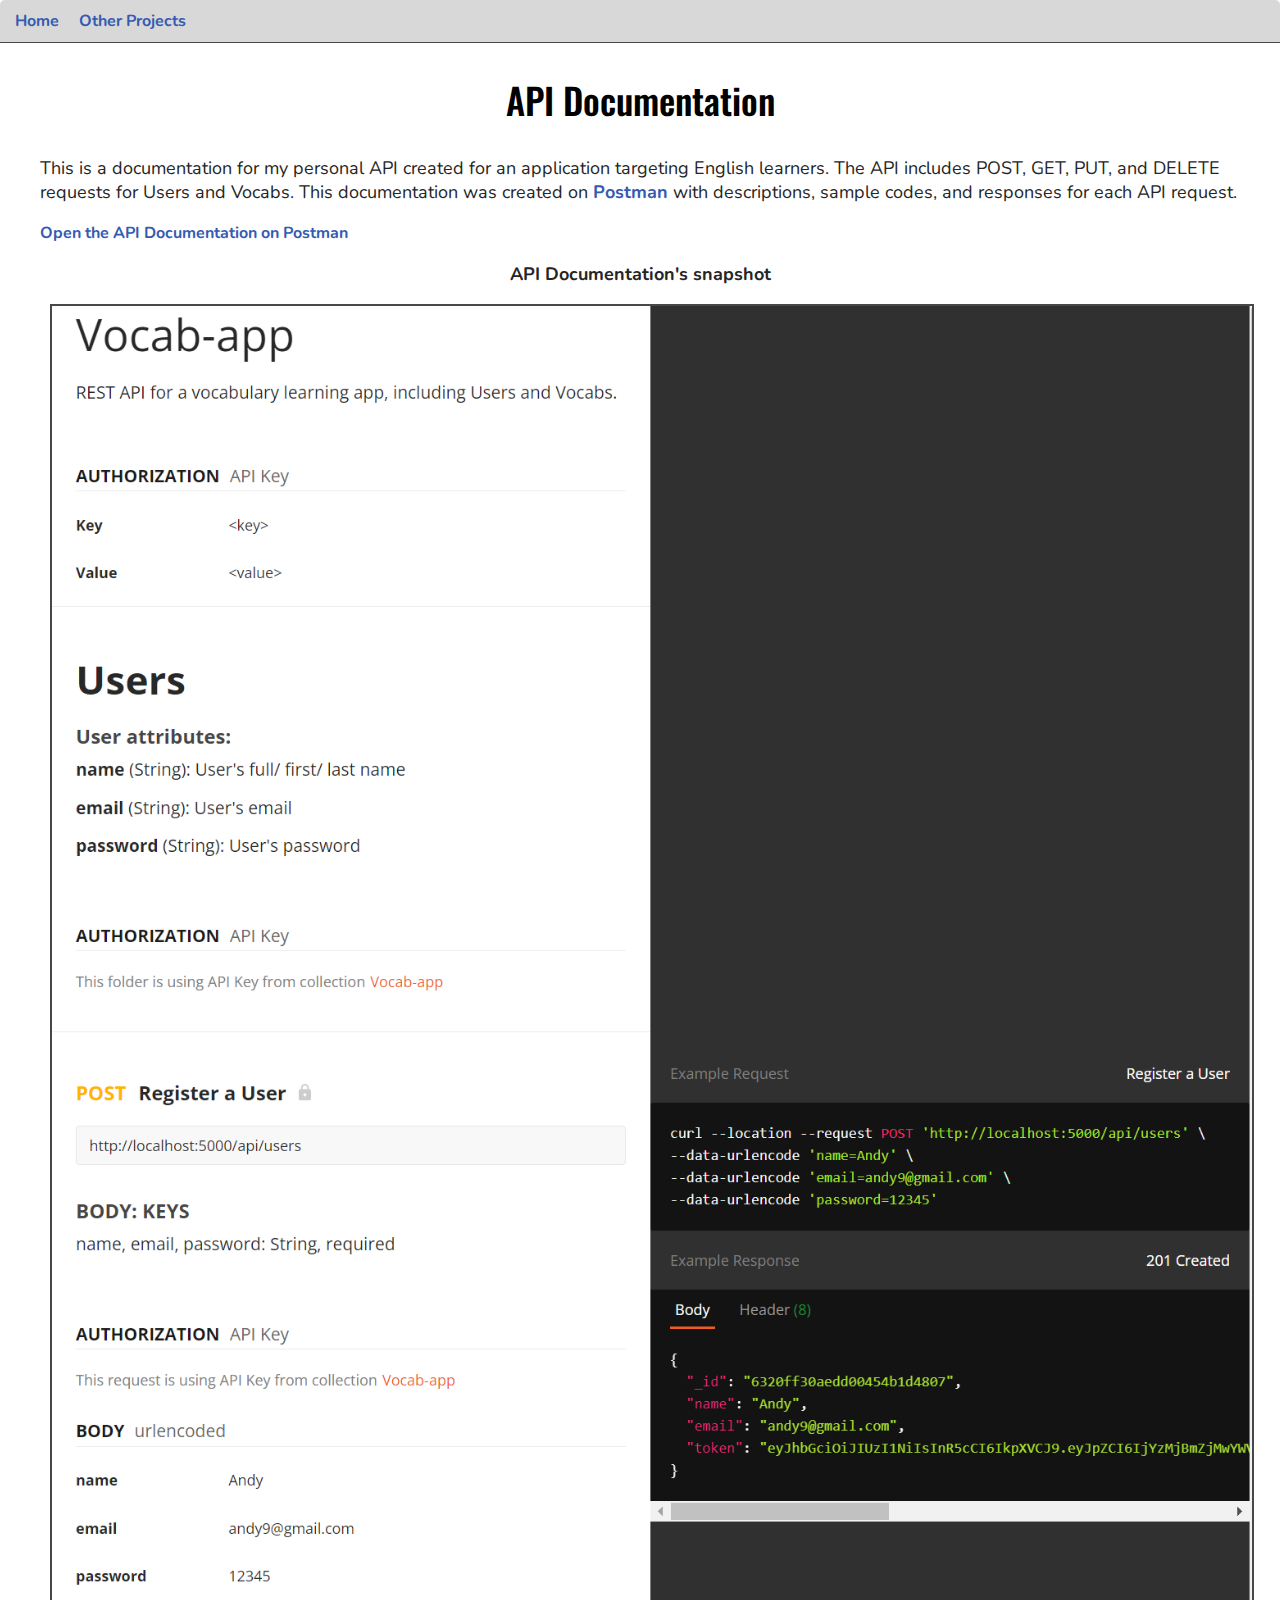
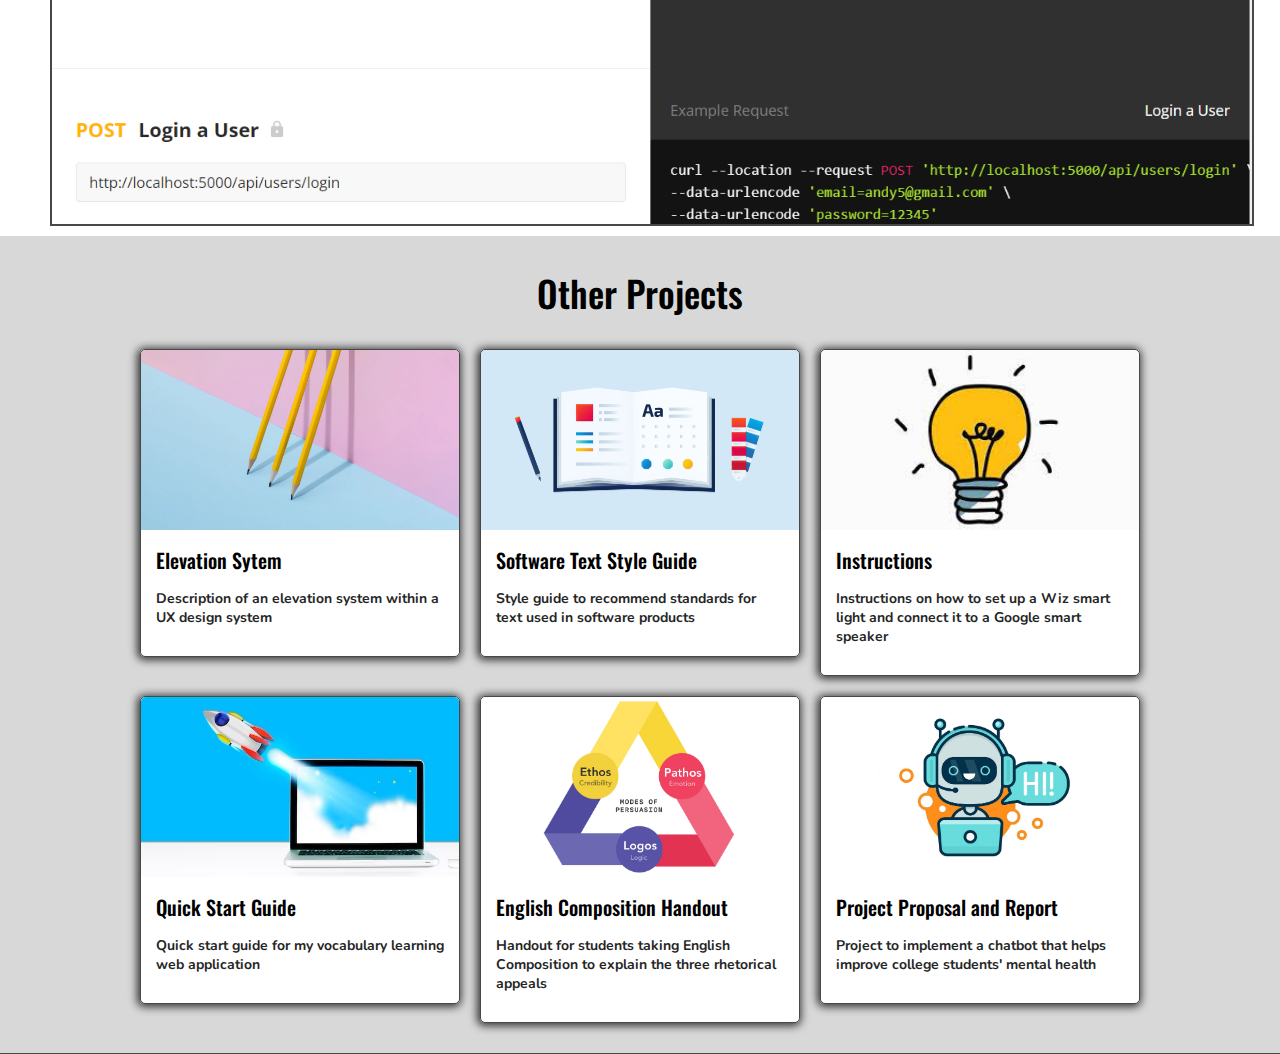
<file: post6.html>
<!DOCTYPE html>
<html>
    <head>
        <title>API Documentation</title>

        <meta name="viewport" content="width=device-width,
        initial-scale=1, maximum-scale=1, minimum-scale=1" />

        <link href="https://fonts.googleapis.com/css2?family=Oswald&display=swap" 
        rel="stylesheet">

        <link href="https://fonts.googleapis.com/css2?family=Nunito:wght@300&display=swap" 
        rel="stylesheet">

        <link rel="stylesheet" type="text/css" href="default.css">

        <link id="theme-style" rel="stylesheet" type="text/css" href="">


    </head>
    <body>
        <div class="nav-wrapper">
            <!--  
                        <div class="dots-wrapper">
                            <div id="dot1" class="browser-dot"></div>
                            <div id="dot2" class="browser-dot"></div>
                            <div id="dot3" class="browser-dot"></div>
                        </div>         -->

            <ul id="navigation">
                <li><a href="index.html">Home</a><li>
                <li><a href="#others">Other Projects</a></li>
            </ul>
        </div>

        

        <div class="main-container">
            <div style="text-align: center">
                <h2>API Documentation</h2>
            </div>
            
            <p class="post-describe">This is a documentation for my personal API created for an application targeting English learners. The API includes POST, GET, PUT, and DELETE requests for Users and Vocabs. This documentation was created on <a href="https://documenter.getpostman.com/view/21849108/2s7YYu52qp" target="_blank">Postman</a> with descriptions, sample codes, and responses for each API request.</p>
            <p><a href="https://documenter.getpostman.com/view/21849108/2s7YYu52qp" target="_blank">Open the API Documentation on Postman</a></p>
            <p class="post-describe" style="font-weight: bold; text-align: center;">API Documentation's snapshot</p>
            <img class="snapshot" src="images/API-doc.png">            
        </div>


        <section class="s1" id="others">
            <div class="main-container">
                <h2 style="text-align: center;">Other Projects</h2>
                <div class="post-wrapper">
                    <div>
                        <a href="post4.html">
                            <div class="post" >
                                <img class="thumbnail" src="images/shadow.jpg">
                                <div class="post-preview">
                                    <h6 class="post-title">Elevation Sytem</h6>
                                    <p class="post-intro">Description of an elevation system within a UX design system</p>                                    
                                </div>
                            </div>
                        </a>                        
                    </div>

                    <div>
                        <a href="post7.html">
                            <div class="post">
                                <img class="thumbnail" src="images/style-guide.png">
                                <div class="post-preview">
                                    <h6 class="post-title">Software Text Style Guide</h6>
                                    <p class="post-intro">Style guide to recommend standards for text used in software products</p>                                
                                </div>
                            </div>
                        </a>                        
                    </div>
                                
                    <div>
                        <a href="post1.html">
                            <div class="post">
                                <img class="thumbnail" src="images/smartlight.jpg">
                                <div class="post-preview">
                                    <h6 class="post-title">Instructions</h6>
                                    <p class="post-intro">Instructions on how to set up a Wiz smart light and connect it to a Google smart speaker</p>                                    
                                </div>
                            </div>
                        </a>                        
                    </div>
                
                    <div>
                        <a href="post5.html">
                            <div class="post">
                                <img class="thumbnail" src="images/quick-start-02.jpg">
                                <div class="post-preview">
                                    <h6 class="post-title">Quick Start Guide</h6>
                                    <p class="post-intro">Quick start guide for my vocabulary learning web application</p>
                                </div>
                            </div>
                        </a>                        
                    </div>
                    
                    <div>
                        <a href="post3.html">
                            <div class="post">
                                <img class="thumbnail" src="images/rhetorical.jpg">
                                <div class="post-preview">
                                    <h6 class="post-title">English Composition Handout</h6>
                                    <p class="post-intro">Handout for students taking English Composition to explain the three rhetorical appeals</p>
                                </div>
                            </div>
                        </a>                        
                    </div>

                    <div>
                        <a href="post2.html">
                            <div class="post">
                                <img class="thumbnail" src="images/chatbot.jpg">
                                <div class="post-preview">
                                    <h6 class="post-title">Project Proposal and Report</h6>
                                    <p class="post-intro">Project to implement a chatbot that helps improve college students' mental health</p>
                                </div>
                            </div>
                        </a>                          
                    </div>
                    
                    
                </div>
            </div>
        </section>

    </body>
</html>
</file>
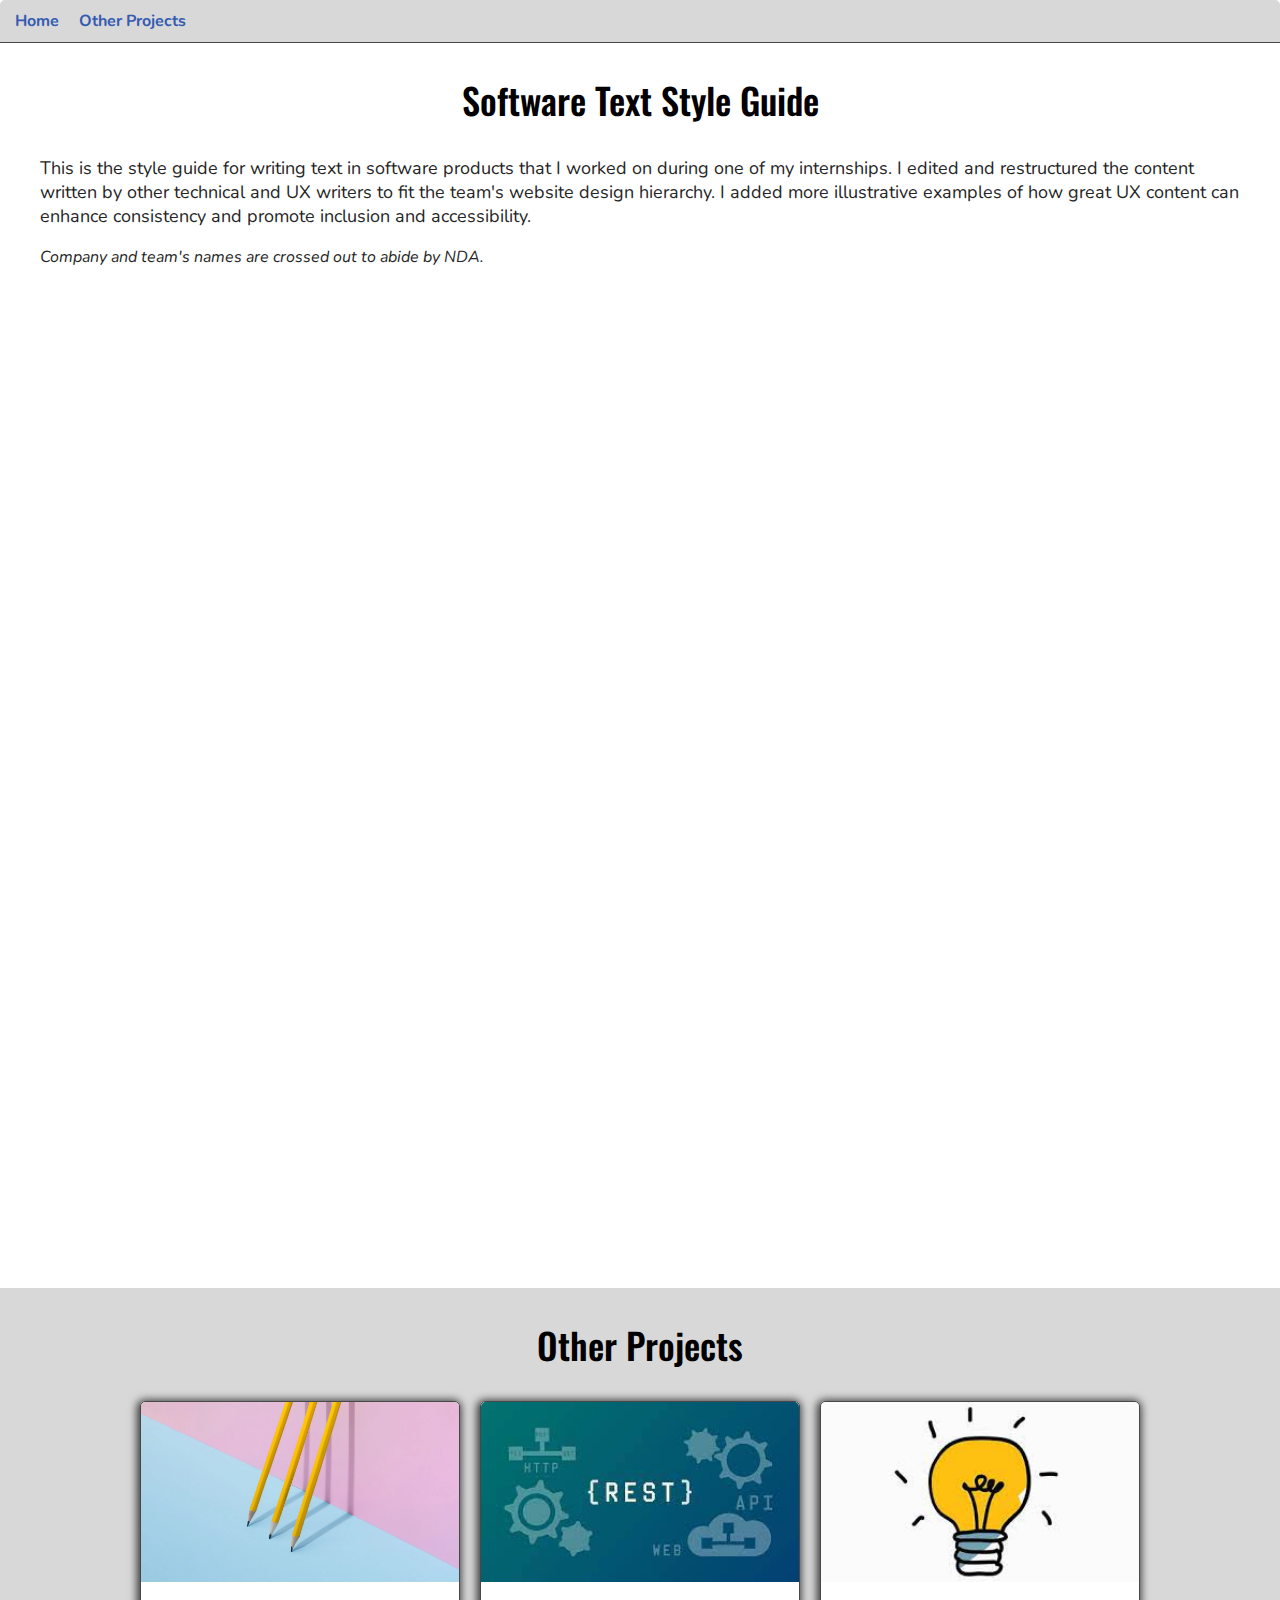
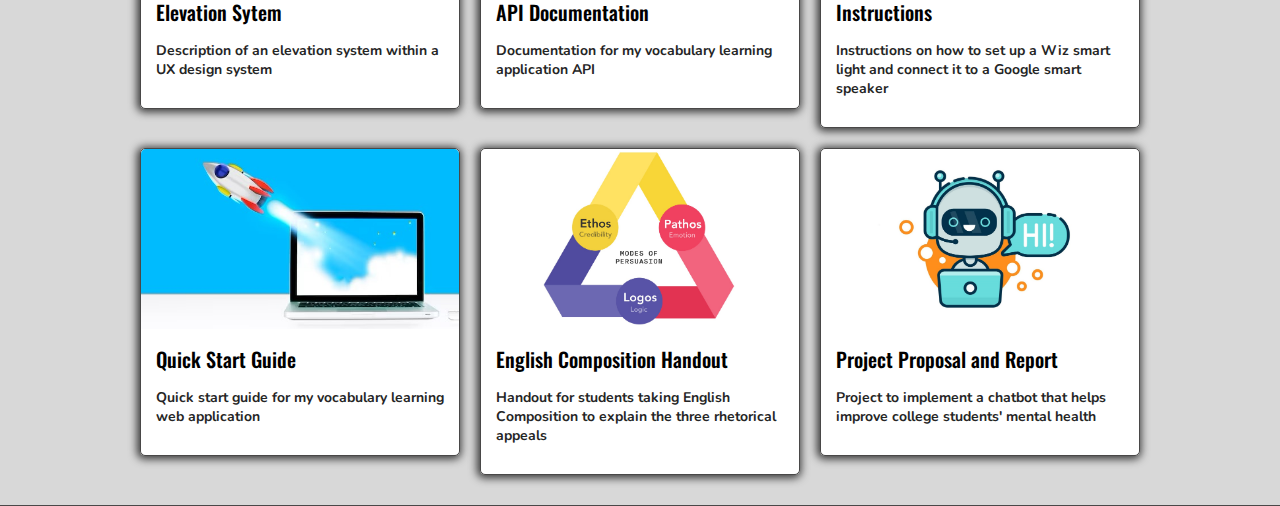
<file: post7.html>
<!DOCTYPE html>
<html>
    <head>
        <title>Software Text Style Guide</title>

        <meta name="viewport" content="width=device-width,
        initial-scale=1, maximum-scale=1, minimum-scale=1" />

        <link href="https://fonts.googleapis.com/css2?family=Oswald&display=swap" 
        rel="stylesheet">

        <link href="https://fonts.googleapis.com/css2?family=Nunito:wght@300&display=swap" 
        rel="stylesheet">

        <link rel="stylesheet" type="text/css" href="default.css">

        <link id="theme-style" rel="stylesheet" type="text/css" href="">


    </head>
    <body>
        <div class="nav-wrapper">
            <!--  
                        <div class="dots-wrapper">
                            <div id="dot1" class="browser-dot"></div>
                            <div id="dot2" class="browser-dot"></div>
                            <div id="dot3" class="browser-dot"></div>
                        </div>         -->
            <ul id="navigation">
                <li><a href="index.html">Home</a><li>
                <li><a href="#others">Other Projects</a></li>

            </ul>
        </div>

        

        <div class="main-container">
            <div style="text-align: center">
                <h2>Software Text Style Guide</h2>
            </div>
            
            <p class="post-describe">This is the style guide for writing text in software products that I worked on during one of my internships. 
                I edited and restructured the content written by other technical and UX writers to fit the team's website design hierarchy.
                I added more illustrative examples of how great UX content can enhance consistency and promote inclusion and accessibility.</p>
            <p style="font-style:italic" >Company and team's names are crossed out to abide by NDA.</p>
            <iframe
                src="https://drive.google.com/file/d/1bruJ52E4wnbzz18pMFSMgrP4HACAJyz7/preview?usp=sharing"
                frameBorder="0"
                scrolling="auto"
                height="1000px"
                width="100%"
            ></iframe>

        </div>


        <section class="s1" id="others">
            <div class="main-container">
                <h2 style="text-align: center;">Other Projects</h2>
                <div class="post-wrapper">
                    <div>
                        <a href="post4.html">
                            <div class="post" >
                                <img class="thumbnail" src="images/shadow.jpg">
                                <div class="post-preview">
                                    <h6 class="post-title">Elevation Sytem</h6>
                                    <p class="post-intro">Description of an elevation system within a UX design system</p>                                    
                                </div>
                            </div>
                        </a>                        
                    </div>
                  
                    <div>
                        <a href="post6.html">
                            <div class="post">
                                <img class="thumbnail" src="images/api.jpg">
                                <div class="post-preview">
                                    <h6 class="post-title">API Documentation</h6>
                                    <p class="post-intro">Documentation for my vocabulary learning application API</p>
                                </div>
                            </div>
                        </a>                        
                    </div>
                                
                    <div>
                        <a href="post1.html">
                            <div class="post">
                                <img class="thumbnail" src="images/smartlight.jpg">
                                <div class="post-preview">
                                    <h6 class="post-title">Instructions</h6>
                                    <p class="post-intro">Instructions on how to set up a Wiz smart light and connect it to a Google smart speaker</p>                                    
                                </div>
                            </div>
                        </a>                        
                    </div>
                
                    <div>
                        <a href="post5.html">
                            <div class="post">
                                <img class="thumbnail" src="images/quick-start-02.jpg">
                                <div class="post-preview">
                                    <h6 class="post-title">Quick Start Guide</h6>
                                    <p class="post-intro">Quick start guide for my vocabulary learning web application</p>
                                </div>
                            </div>
                        </a>                        
                    </div>
                    
                    <div>
                        <a href="post3.html">
                            <div class="post">
                                <img class="thumbnail" src="images/rhetorical.jpg">
                                <div class="post-preview">
                                    <h6 class="post-title">English Composition Handout</h6>
                                    <p class="post-intro">Handout for students taking English Composition to explain the three rhetorical appeals</p>
                                </div>
                            </div>
                        </a>                               
                    </div>

                    <div>
                        <a href="post2.html">
                            <div class="post">
                                <img class="thumbnail" src="images/chatbot.jpg">
                                <div class="post-preview">
                                    <h6 class="post-title">Project Proposal and Report</h6>
                                    <p class="post-intro">Project to implement a chatbot that helps improve college students' mental health</p>
                                </div>
                            </div>
                        </a>                       
                    </div>


                </div>
            </div>
        </section>

    </body>
</html>
</file>
<file: default.css>
:root{ /*so that when we change theme, we can easily change the colors here*/
    --mainColor: #d8d8d8;
    --secondaryColor: #fff;

    --borderColor: #494848;


    --mainText:black; /*variable to use across the site*/
    --secondaryText: #252525; 

    --themeDotBorder: rgb(18, 49, 47); 

    --previewBg: rgba(239, 237, 237, 0.3);
    --previewShadow: #f3f3f3; 

    --buttonColor: black;
} 


html, body{
    padding: 0;
    margin: 0;
}

html { scroll-behavior: smooth;}

body *{
    transition: 0.5s; /*when click to change theme, delay a bit*/
}

/*fade in effect when page loads*/
body {
    animation: fadeInAnimation ease 1.2s;
    animation-iteration-count: 1;
    animation-fill-mode: forwards;
}
  
@keyframes fadeInAnimation {
    0% {
        opacity: 0;
    }
    100% {
        opacity: 1;
     }
}



h1, h2, h3, h4, h5, h6, strong{
    color: var(--mainText);
    font-family: 'Oswald', sans-serif;
    font-weight: 550;

}

h3{
    font-weight: bold;
}

p, li, span, label, input, textarea{
    color: var(--secondaryText);
    font-family: 'Nunito', sans-serif;

}

a{
    text-decoration: none;
    font-weight: bold;
    color: #345bb1
}

ul{
    list-style: none;
}

h1 { font-size: 56px;}
h2 { font-size: 36px;}
h3 { font-size: 28px;}
h4 { font-size: 24px;}
h5 { font-size: 20px;}
h6 { font-size: 16px;}


.s1{
    background-color: var(--mainColor);
    border-bottom: 1px solid var(--borderColor);
    overflow: auto;
}

.s2{
    background-color: var(--secondaryColor);
    border-bottom:  1px solid var(--borderColor);
    overflow: auto;
}

.main-container{
    width: 1200px;
    margin: 0 auto;
}

.greeting-wrapper{
    display: grid;

    text-align: center;
    align-content: center;
    min-height: 10em;


}

.intro-wrapper{
    background-color: var(--secondaryColor);
    border: 1px solid var(--borderColor);
    border-radius: 5px 5px 0 0;

    -webkit-box-shadow: 7px 7px 16px 2px rgba(0,0,0,0.89); 
    box-shadow: 7px 7px 16px 2px rgba(0,0,0,0.89);

    display: grid;
    grid-template-columns: 1fr 1fr; /*2 col each taking up 1 FRaction*/
    /*grid-template-rows: 3em 30em;  taken out will make the box adjust its size
    to its content*/
    grid-template-areas: 
        'nav-wrapper nav-wrapper'
        'left-column right-column';
}

.nav-wrapper{
    grid-area: nav-wrapper;
    border-bottom: 1px solid var(--borderColor);
    display: flex;
    justify-content: space-between;
    align-items: center;
    background-color: var(--mainColor);
    border-radius: 5px 5px 0 0;
}

#navigation{
    margin: 0;
    padding: 10px;
}

#navigation li{
    display: inline-block;
    margin-right: 5px;
    margin-left: 5px;
}

.dots-wrapper{
    display: flex;
    padding: 10px; /*space from the border*/

}

#dot1{
    background-color: rgb(239, 100, 100);
}

#dot2{
    background-color: rgb(245, 219, 74);
}

#dot3{
    background-color: rgb(55, 173, 55);
}

.browser-dot{
    background-color: black;
    height: 15px;
    width: 15px;
    border-radius: 50%;
    margin: 5px; /*space between dots*/
    
    -webkit-box-shadow: -1px 1px 3px -1px rgba(0,0,0,0.75); 
    box-shadow: -1px 1px 3px -1px rgba(0,0,0,0.75);
}

.left-column{
    grid-area: left-column;
    padding-top: 50px;
    padding-bottom: 50px;
}

#profile_pic{
    display: block;
    margin: 0 auto; /*to center it*/
    width: 200px;
    object-fit: cover; /*crop where it needs*/
    border: 2px solid var(--borderColor);
    border-radius: 50%;
    
    -webkit-box-shadow: -1px 1px 9px 2px rgba(0,0,0,0.75); 
    box-shadow: -1px 1px 9px 2px rgba(0,0,0,0.75);
}

#theme-options-wrapper{
    display: flex;
    justify-content: center;
}

.theme-dot{
    height: 30px;
    width: 30px;
    border-radius: 50%;
    
    margin: 5px;
    border: 2px solid var(--themeDotBorder);

    -webkit-box-shadow: -1px 1px 3px -1px rgba(0,0,0,0.75); 
    box-shadow: -1px 1px 3px -1px rgba(0,0,0,0.75);

    cursor: pointer; /*when hover, mouse becomes pointer*/
}

.theme-dot:hover{
    border-width: 5px; /*when hoverred border becomes bigger*/
}

#light-mode{
    background-color: #fff;
}

#blue-mode{
    background-color: #050e46;
}

#green-mode{
    background-color: #93e4c1;
}

#purple-mode{
    background-color: #CA4E79;
}

#setting-note{
    font-size: 12px;
    font-style: italic;
    text-align: center;
}

.right-column{
    grid-area: right-column;
    display: grid;
    align-content: center;
    padding-top: 50px;
    padding-bottom: 50px;
}


#preview{
    width: 300px;
    height: auto;
    border: 1.5px solid var(--borderColor);
    background-color: var(--previewBg);
    padding: 10px; 
    position: relative; /*so that the dots will be corners of this div*/
}

#preview-shadow {
    background-color: var(--previewShadow);
    width: 300px;
    height: auto;
    padding-left: 30px;
    padding-top: 30px;
}

.corner{
    width: 7px;
    height: 7px;
    border-radius: 50%;
    border: 1.5px solid var(--borderColor);
    background-color: #fff;
    position: absolute; 
}

#corner-tl{
    top: -5px;
    left: -5px;
}

#corner-tr{
    top: -5px;
    right: -5px;
}

#corner-bl{
    bottom: -5px;
    left: -5px;
}

#corner-br{
    bottom: -5px;
    right: -5px;
}

.about-wrapper{
    display: grid;
    grid-template-columns: repeat(auto-fit, minmax(320px, 1fr)); /*repeat the auto-fit,
                        to fit as many column as we can with column never smaller than 320px*/
    /*do this instead of 1fr 1fr so that the grid is natually responsive*/
    padding-top: 30px;
    padding-bottom: 30px;
    gap: 100px; /*gap for the columns*/
}

/* .about-me{
    display: grid;
    grid-template-columns: repeat(auto-fit, minmax(320px, 1fr)); 
    padding-top: 30px;
    padding-bottom: 30px;
    gap: 100px; 
}*/


#skills{
    display: flex;
    justify-content: center;
    background-color: var(--previewShadow);
    align-items: center;
}

.social-links{
    display: grid;
    align-content: center;
    /*text-align: center;*/
}

#linkedIn {
    width: 100%;
}

.post-wrapper{
    display: grid;
    grid-template-columns: repeat(auto-fit, 320px);
    padding-bottom: 30px;
    gap: 20px;
    justify-content: center;
}

.post{
    border: 1px solid var(--borderColor);
    -webkit-box-shadow: -1px 1px 9px 2px rgba(0,0,0,0.75); 
    box-shadow: -1px 1px 9px 2px rgba(0,0,0,0.75);
    border-radius: 5px;

}

.thumbnail{
    width: 100%;
    height: 180px;
    display: block;
    object-fit: cover; /*pics wont stretch but cropped to size*/
    border-radius: 5px 5px 0px 0px;
}

.post-preview{
    background-color: #fff;
    padding: 15px;
    border-radius: 0px 0px 5px 5px;
}

.post-title{
    color: black;
    margin: 0px;
    font-size: 20px;
}

.post-intro{
    color:#252525;
    font-size: 14px;
}

.post-describe{
    font-size: 18px;
}

.work-link{
    color: #345bb1;
}

#contact-form{
    display: block;
    max-width: 600px;
    margin: 0 auto;
    border: 1px solid var(--borderColor);
    border-radius: 5px;
    padding: 15px;
    background-color: var(--mainColor);
    margin-bottom: 50px;
}


#contact-form label{
    line-height: 2.7em;
}

#contact-form textarea{
    min-height: 100px;
}

.input-field{
    width: 100%;
    padding-top: 10px;
    padding-bottom: 10px;
    background-color: var(--secondaryColor);
    border-radius: 5px;
    border: 1px solid var(--borderColor);
    font-size: 14px;
}

#submit-btn{
    margin-top: 10px;
    width: 100%;
    padding-top: 10px;
    padding-bottom: 10px;
    color: #fff;
    background-color: var(--buttonColor);
    border: none;
    font-weight: bold;
}

.snapshot{
    width: 100%;
    height: 100%;
    display: block;
    object-fit: cover; /*pics wont stretch but cropped to size*/
    border: 2px solid var(--borderColor);
    margin: 10px
}


@media screen and (max-width: 1200px){
    .main-container{
        width: 95%;
    }
}

@media screen and (max-width: 800px){
    .intro-wrapper{
        grid-template-columns: 1fr; 
        grid-template-areas: 
            'nav-wrapper'
            'left-column'
            'right-column';
    }

    .right-column{
        justify-content: center;
    }
}
</file>
